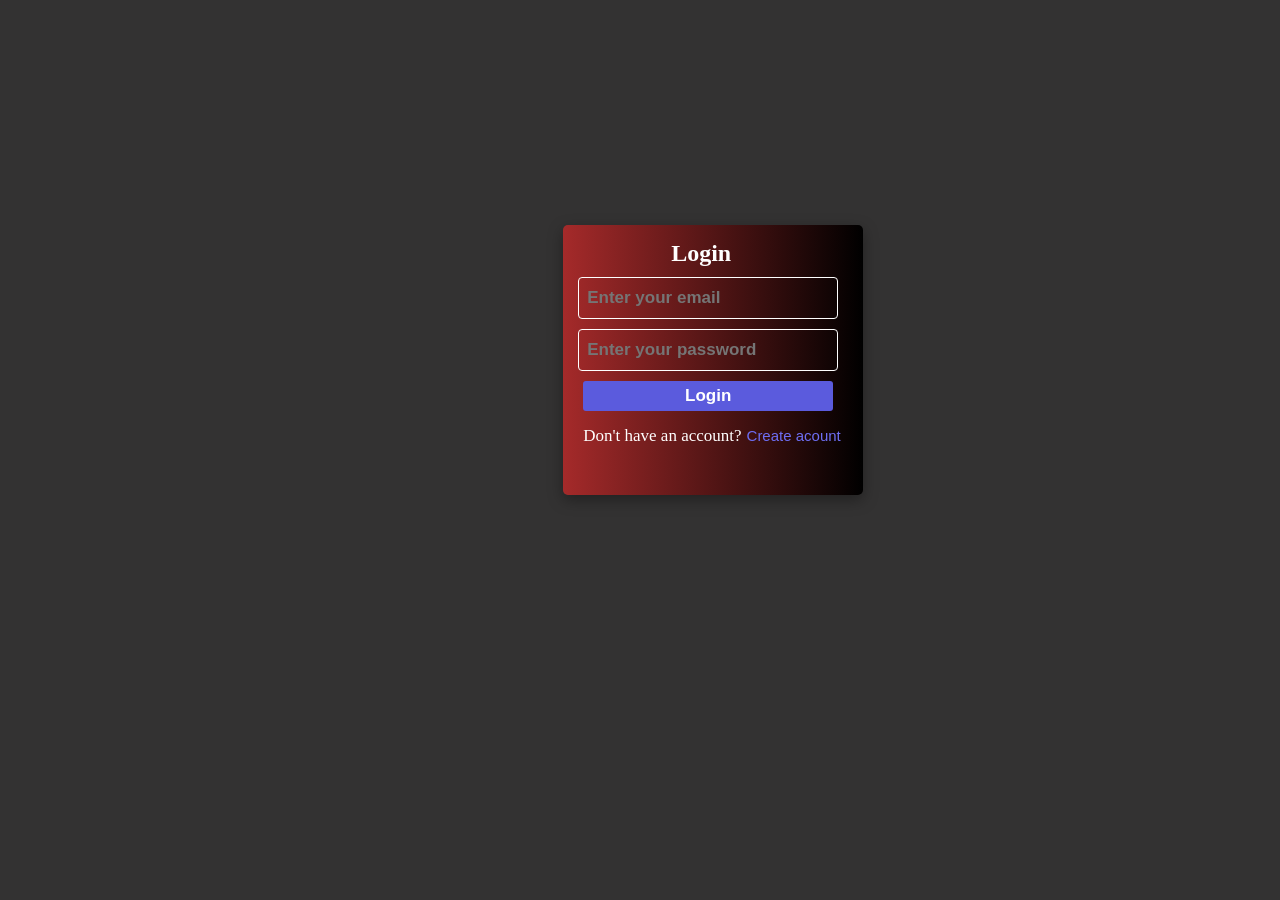
<file: index.html>
<!doctype html>
<html lang="en">
  <head>
    <meta charset="UTF-8" />
    <meta name="viewport" content="width=device-width, initial-scale=1.0" />
     <title>Weekend Coffee | Best Coffee Shop in Ariyankuppam,Pondicherry</title>
    <meta
      name="description"
      content="Weekend Coffee is a cozy coffee shop in Ariyankuppam,Pondicherry offering fresh coffee, tea and a relaxing atmosphere. Visit us for the best cafe experience near you."
    />

    <style>
      * {
        padding: 0;
        margin: 0;
      }
      body {
        background-color: rgb(51, 50, 50);
      }
      .logindiv {
        width: 300px;
        height: 270px;
        background-image: linear-gradient(to right, brown, black);
        border-radius: 5px;
        position: absolute;
        top: 25%;
        left: 44%;
        box-shadow: rgba(0, 0, 0, 0.35) 0px 5px 15px;
      }
      .registerdiv {
        width: 300px;
        height: 350px;
        background-image: linear-gradient(to right, brown, black);
        border-radius: 5px;
        position: absolute;
        top: 22%;
        left: 44%;
        box-shadow: rgba(0, 0, 0, 0.35) 0px 5px 15px;
        display: none;
      }
      .logintag,
      .registertag {
        padding-top: 15px;
        margin-left: 36%;
        color: white;
      }
      .inputs,
      .registerinputs {
        width: 250px;
        height: 40px;
        border-radius: 4px;
        border: none;
        background-color: transparent;
        border: 1px solid white;
        color: wheat;
        font-weight: 600;
        margin-top: 10px;
        margin-left: 15px;
        font-size: 17px;
        padding-left: 8px;
      }
      .inputs:focus {
        outline: none;
      }
      #loginaccount,
      .registerbtn {
        width: 250px;
        height: 30px;
        border-radius: 3px;
        border: none;
        margin-left: 20px;
        margin-top: 10px;
        color: white;
        font-size: 17px;
        font-weight: 550;
        background-color: rgb(91, 91, 221);
      }
      .para-section,
      .register-para-section {
        color: white;
        display: flex;
        font-size: 17px;
        margin-top: 15px;
        margin-left: 20px;
      }
      .regbtn,
      .logbtn {
        border: none;
        color: rgb(110, 110, 243);
        background-color: transparent;
        font-size: 15px;
        margin-left: 5px;
      }
      .fullimgs {
        width: 100%;
        height: 100vh;
      }
      @media (max-width: 600px) {
        body {
          background-color: rgb(51, 50, 50);
        }
        .fullimgs {
          display: none;
        }
        .logindiv {
          position: absolute;
          left: 20%;
        }
        .registerdiv {
          position: absolute;
          left: 20%;
        }
      }
       @media (max-width: 400px) {
        .logindiv {
          position: absolute;
          left: 12%;
        }
        .registerdiv {
          position: absolute;
          left: 12%;
        }
      }
    </style>
  </head>
  <body>
    <div class="logindiv">
      <div>
        <div>
          <h2 class="logintag">Login</h2>
        </div>
        <div>
          <input
            id="input1"
            class="inputs"
            type="email"
            placeholder="Enter your email"
          />
          <input
            id="input2"
            class="inputs"
            type="password"
            placeholder="Enter your password"
          />
          <a href="index2.html"
            ><button id="loginaccount" class="loginbtn">Login</button></a
          >
        </div>
        <div class="para-section">
          <p>Don't have an account?</p>
          <p>
            <button id="regbutton" class="regbtn">Create acount</button>
          </p>
        </div>
      </div>
    </div>

    <!---->
    <div class="registerdiv">
      <div>
        <div>
          <h2 class="registertag">Register</h2>
        </div>
        <div>
          <input
            id="input3"
            class="registerinputs"
            type="text"
            placeholder="Enter your name"
          />
          <input
            id="input4"
            class="registerinputs"
            type="number"
            placeholder="Enter your number"
          />
          <input
            id="input5"
            class="registerinputs"
            type="email"
            placeholder="Enter your email"
          />
          <input
            id="input6"
            class="registerinputs"
            type="password"
            placeholder="Enter your password"
          />
          <button id="regbtnnn" class="registerbtn">Register</button>
        </div>
        <div class="register-para-section">
          <p>Already have an account?</p>
          <p class="login2">
            <button id="registerdiv-login" class="logbtn">Login</button>
          </p>
        </div>
      </div>
    </div>
  </body>
  <script>
    var registerbtn = document.querySelector(".registerbtn");
    var loginpageregister = document.querySelector(".registerdiv");
    var createaccount = document.getElementById("regbutton");
    var loginaccount = document.getElementById("registerdiv-login");
    var loginpagelogin = document.querySelector(".logindiv");
    createaccount.addEventListener("click", function () {
      loginpagelogin.style.display = "none";
      loginpageregister.style.display = "block";
    });
    loginaccount.addEventListener("click", function () {
      loginpagelogin.style.display = "block";
      loginpageregister.style.display = "none";
    });
    registerbtn.addEventListener("click", function () {
      loginpagelogin.style.display = "block";
      loginpageregister.style.display = "none";
    });

    var loginaccount11 = document.getElementById("loginaccount");
    loginaccount11.addEventListener("click", function (event) {
      var input1 = document.getElementById("input1").value;
      var input2 = document.getElementById("input2").value;
      if (input1 === "" || input2 === "") {
        alert("Invalid email or password");
        event.preventDefault();
      } else {
        alert("Login successful..");
      }
    });
  </script>
</html>
</file>
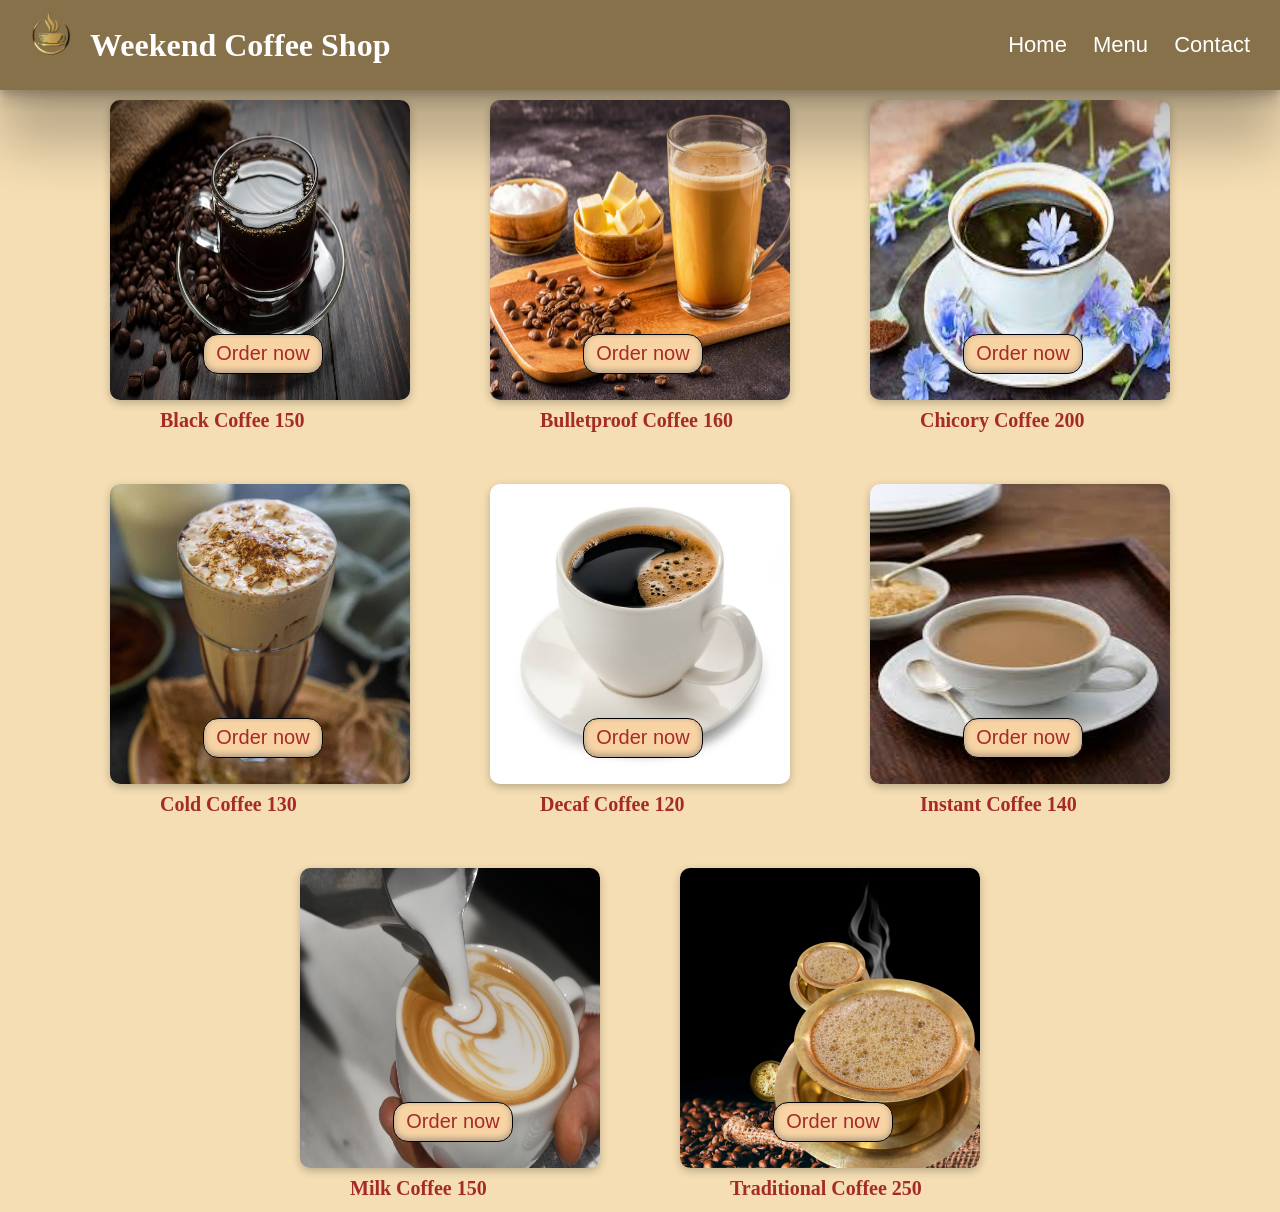
<file: coffee.html>
<!doctype html>
<html lang="en">
  <head>
    <meta charset="UTF-8" />
    <meta name="viewport" content="width=device-width, initial-scale=1.0" />
    <title>Third-page</title>
    <link rel="stylesheet" href="style.css" />
    <style>
      .coff {
        width: 100%;
        height: 100%;
        display: flex;
        flex-wrap: wrap;
        justify-content: center;
        background-color: wheat;
      }

      .coflogo1 {
        width: 40px;
      }
      .cof1 {
        display: flex;
        align-items: center;
        margin-top: 8%;
      }
      .cusinput1 {
        width: 90%;
        height: 35px;
        border: none;
        border: 1px solid rgb(162, 161, 161);
        border-radius: 5px;
        font-size: 18px;
      }
      .cusinput3 {
        width: 90%;
        height: 35px;
        border: none;
        border: 1px solid rgb(162, 161, 161);
        border-radius: 5px;
        font-size: 18px;
      }
      .cusinput1,
      .cusinput3:focus {
        outline: none;
      }

      .orderbutton {
        width: 90%;
        align-items: center;
        font-size: 20px;
        height: 35px;
        font-weight: 600;
        border-radius: 5px;
        border: none;
        background-color: rgb(56, 2, 2);
        color: white;
      }
      .order-page2 {
        margin-top: 30px;
        margin-left: 8%;
      }
      .detailstag {
        color: rgb(109, 109, 109);
        margin-top: 1%;
      }
      .inputtag1,
      .inputtag3 {
        font-weight: 600;
        margin-top: 5%;
      }
      .lockbtn {
        width: 20px;
      }
      .locktag {
        display: flex;
        align-items: center;
        margin-top: 20px;
        color: rgb(103, 102, 102);
        fill: rgba(103, 102, 102);
        font-weight: 450;
      }
      .your0order {
        margin-top: 5%;
      }
      #coffeeeetag {
        margin-top: 60px;
      }

      .coff {
        width: 100%;
        height: 100%;
        display: flex;
        flex-wrap: wrap;
        justify-content: center;
        background-color: wheat;
      }
      .order-page {
        width: 35%;
        height: 63%;
        background-color: white;
        border-radius: 10px;
        position: fixed;
        top: 12%;
        left: 32%;
        box-shadow: rgba(0, 0, 0, 0.24) 0px 3px 8px;
        display: none;
      }

      .coflogo1 {
        width: 40px;
      }
      .cof1 {
        display: flex;
        align-items: center;
        margin-top: 8%;
        font-size: 20px;
      }
      .cusinput1 {
        width: 90%;
        height: 35px;
        border: none;
        border: 1px solid rgb(162, 161, 161);
        border-radius: 5px;
        font-size: 18px;
      }
      .cusinput3 {
        width: 90%;
        height: 35px;
        border: none;
        border: 1px solid rgb(162, 161, 161);
        border-radius: 5px;
        font-size: 18px;
      }
      .cusinput1,
      .cusinput3:focus {
        outline: none;
      }

      .orderbutton {
        width: 90%;
        align-items: center;
        font-size: 20px;
        height: 35px;
        font-weight: 600;
        border-radius: 5px;
        border: none;
        background-color: rgb(56, 2, 2);
        color: white;
      }
      .order-page2 {
        margin-top: 30px;
        margin-left: 8%;
      }
      .detailstag {
        color: rgb(109, 109, 109);
        margin-top: 1%;
        font-size: 18px;
      }
      .inputtag1,
      .inputtag3 {
        font-weight: 600;
        margin-top: 5%;
        font-size: 20px;
      }
      .lockbtn {
        width: 20px;
      }
      .locktag {
        display: flex;
        align-items: center;
        margin-top: 20px;
        color: rgb(103, 102, 102);
        fill: rgba(103, 102, 102);
        font-weight: 450;
        font-size: 16px;
      }
      .your0order {
        margin-top: 5%;
      }
      .orderscart {
        width: 28px;
        fill: black;
        position: absolute;
        margin-top: 14px;
        margin-left: -7px;
      }
      .h4values {
        position: absolute;
        top: 22px;
        margin-left: 280px;
        color: white;
      }
      #ordercontainer {
        width: 300px;
        height: 300px;
      }
      .bbbb {
        color: brown;
        margin-top: 10px;
        padding-bottom: 10px;
      }
      /*-----------------------------*/
      .order-page222 {
        width: 35%;
        height: 63%;
        background-color: white;
        border-radius: 10px;
        position: fixed;
        top: 20%;
        left: 32%;
        box-shadow: rgba(0, 0, 0, 0.24) 0px 3px 8px;
        display: none;
      }
      .order-page22 {
        margin-top: 30px;
        margin-left: 8%;
      }
      .cof2 {
        display: flex;
        align-items: center;
        margin-top: 8%;
        font-size: 20px;
      }
      .coflogo2 {
        width: 40px;
      }
      .detailstag1 {
        color: rgb(109, 109, 109);
        margin-top: 1%;
        font-size: 18px;
      }
      .inputtag12 {
        font-weight: 600;
        margin-top: 5%;
        font-size: 20px;
      }
      .inputtag32 {
        font-weight: 600;
        margin-top: 5%;
        font-size: 20px;
      }
      .cusinput12 {
        width: 90%;
        height: 35px;
        border: none;
        border: 1px solid rgb(162, 161, 161);
        border-radius: 5px;
        font-size: 18px;
      }
      .cusinput12,
      .cusinput31:focus {
        outline: none;
      }
      .cusinput31 {
        width: 90%;
        height: 35px;
        border: none;
        border: 1px solid rgb(162, 161, 161);
        border-radius: 5px;
        font-size: 18px;
      }
      .your0order2 {
        margin-top: 5%;
      }
      .bbbb2 {
        color: brown;
        margin-top: 10px;
        padding-bottom: 10px;
      }
      .orderbutton2 {
        width: 90%;
        align-items: center;
        font-size: 20px;
        height: 35px;
        font-weight: 600;
        border-radius: 5px;
        border: none;
        background-color: rgb(56, 2, 2);
        color: white;
      }
      .locktag2 {
        display: flex;
        align-items: center;
        margin-top: 20px;
        color: rgb(103, 102, 102);
        fill: rgba(103, 102, 102);
        font-weight: 450;
        font-size: 16px;
      }
      .lockbtn2 {
        width: 20px;
      }
      /*-----------------------------*/
      .order-page333 {
        width: 35%;
        height: 63%;
        background-color: white;
        border-radius: 10px;
        position: fixed;
        top: 20%;
        left: 32%;
        box-shadow: rgba(0, 0, 0, 0.24) 0px 3px 8px;
        display: none;
      }
      .order-page33 {
        margin-top: 30px;
        margin-left: 8%;
      }
      .cof3 {
        display: flex;
        align-items: center;
        margin-top: 8%;
        font-size: 20px;
      }
      .coflogo3 {
        width: 40px;
      }
      .detailstag3 {
        color: rgb(109, 109, 109);
        margin-top: 1%;
        font-size: 18px;
      }
      .inputtag333 {
        font-weight: 600;
        margin-top: 5%;
        font-size: 20px;
      }
      .inputtag3333 {
        font-weight: 600;
        margin-top: 5%;
        font-size: 20px;
      }
      .cusinput333 {
        width: 90%;
        height: 35px;
        border: none;
        border: 1px solid rgb(162, 161, 161);
        border-radius: 5px;
        font-size: 18px;
      }
      .cusinput333,
      .cusinput3333:focus {
        outline: none;
      }
      .cusinput3333 {
        width: 90%;
        height: 35px;
        border: none;
        border: 1px solid rgb(162, 161, 161);
        border-radius: 5px;
        font-size: 18px;
      }
      .your0order3 {
        margin-top: 5%;
      }
      .bbbb3 {
        color: brown;
        margin-top: 10px;
        padding-bottom: 10px;
      }
      .orderbutton3 {
        width: 90%;
        align-items: center;
        font-size: 20px;
        height: 35px;
        font-weight: 600;
        border-radius: 5px;
        border: none;
        background-color: rgb(56, 2, 2);
        color: white;
      }
      .locktag3 {
        display: flex;
        align-items: center;
        margin-top: 20px;
        color: rgb(103, 102, 102);
        fill: rgba(103, 102, 102);
        font-weight: 450;
        font-size: 16px;
      }
      .lockbtn3 {
        width: 20px;
      }
      /*------------------------------------------*/
      .order-page444 {
        width: 35%;
        height: 63%;
        background-color: white;
        border-radius: 10px;
        position: fixed;
        top: 20%;
        left: 32%;
        box-shadow: rgba(0, 0, 0, 0.24) 0px 3px 8px;
        display: none;
      }
      .order-page44 {
        margin-top: 30px;
        margin-left: 8%;
      }
      .cof4 {
        display: flex;
        align-items: center;
        margin-top: 8%;
        font-size: 20px;
      }
      .coflogo4 {
        width: 40px;
      }
      .detailstag4 {
        color: rgb(109, 109, 109);
        margin-top: 1%;
        font-size: 18px;
      }
      .inputtag444 {
        font-weight: 600;
        margin-top: 5%;
        font-size: 20px;
      }
      .inputtag4444 {
        font-weight: 600;
        margin-top: 5%;
        font-size: 20px;
      }
      .cusinput444 {
        width: 90%;
        height: 35px;
        border: none;
        border: 1px solid rgb(162, 161, 161);
        border-radius: 5px;
        font-size: 18px;
      }
      .cusinput444,
      .cusinput4444:focus {
        outline: none;
      }
      .cusinput4444 {
        width: 90%;
        height: 35px;
        border: none;
        border: 1px solid rgb(162, 161, 161);
        border-radius: 5px;
        font-size: 18px;
      }
      .your0order4 {
        margin-top: 5%;
      }
      .bbbb4 {
        color: brown;
        margin-top: 10px;
        padding-bottom: 10px;
      }
      .orderbutton4 {
        width: 90%;
        align-items: center;
        font-size: 20px;
        height: 35px;
        font-weight: 600;
        border-radius: 5px;
        border: none;
        background-color: rgb(56, 2, 2);
        color: white;
      }
      .locktag4 {
        display: flex;
        align-items: center;
        margin-top: 20px;
        color: rgb(103, 102, 102);
        fill: rgba(103, 102, 102);
        font-weight: 450;
        font-size: 16px;
      }
      .lockbtn4 {
        width: 20px;
      }
      /*----------------------------------*/
      .order-page555 {
        width: 35%;
        height: 63%;
        background-color: white;
        border-radius: 10px;
        position: fixed;
        top: 20%;
        left: 32%;
        box-shadow: rgba(0, 0, 0, 0.24) 0px 3px 8px;
        display: none;
      }
      .order-page55 {
        margin-top: 30px;
        margin-left: 8%;
      }
      .cof5 {
        display: flex;
        align-items: center;
        margin-top: 8%;
        font-size: 20px;
      }
      .coflogo5 {
        width: 40px;
      }
      .detailstag5 {
        color: rgb(109, 109, 109);
        margin-top: 1%;
        font-size: 18px;
      }
      .inputtag555 {
        font-weight: 600;
        margin-top: 5%;
        font-size: 20px;
      }
      .inputtag5555 {
        font-weight: 600;
        margin-top: 5%;
        font-size: 20px;
      }
      .cusinput555 {
        width: 90%;
        height: 35px;
        border: none;
        border: 1px solid rgb(162, 161, 161);
        border-radius: 5px;
        font-size: 18px;
      }
      .cusinput555,
      .cusinput5555:focus {
        outline: none;
      }
      .cusinput5555 {
        width: 90%;
        height: 35px;
        border: none;
        border: 1px solid rgb(162, 161, 161);
        border-radius: 5px;
        font-size: 18px;
      }
      .your0order5 {
        margin-top: 5%;
      }
      .bbbb5 {
        color: brown;
        margin-top: 10px;
        padding-bottom: 10px;
      }
      .orderbutton5 {
        width: 90%;
        align-items: center;
        font-size: 20px;
        height: 35px;
        font-weight: 600;
        border-radius: 5px;
        border: none;
        background-color: rgb(56, 2, 2);
        color: white;
      }
      .locktag5 {
        display: flex;
        align-items: center;
        margin-top: 20px;
        color: rgb(103, 102, 102);
        fill: rgba(103, 102, 102);
        font-weight: 450;
        font-size: 16px;
      }
      .lockbtn5 {
        width: 20px;
      }
      /*-----------------------*/
      .order-page666 {
        width: 35%;
        height: 63%;
        background-color: white;
        border-radius: 10px;
        position: fixed;
        top: 20%;
        left: 32%;
        box-shadow: rgba(0, 0, 0, 0.24) 0px 3px 8px;
        display: none;
      }
      .order-page66 {
        margin-top: 30px;
        margin-left: 8%;
      }
      .cof6 {
        display: flex;
        align-items: center;
        margin-top: 8%;
        font-size: 20px;
      }
      .coflogo6 {
        width: 40px;
      }
      .detailstag6 {
        color: rgb(109, 109, 109);
        margin-top: 1%;
        font-size: 18px;
      }
      .inputtag666 {
        font-weight: 600;
        margin-top: 5%;
        font-size: 20px;
      }
      .inputtag6666 {
        font-weight: 600;
        margin-top: 5%;
        font-size: 20px;
      }
      .cusinput666 {
        width: 90%;
        height: 35px;
        border: none;
        border: 1px solid rgb(162, 161, 161);
        border-radius: 5px;
        font-size: 18px;
      }
      .cusinput666,
      .cusinput6666:focus {
        outline: none;
      }
      .cusinput6666 {
        width: 90%;
        height: 35px;
        border: none;
        border: 1px solid rgb(162, 161, 161);
        border-radius: 5px;
        font-size: 18px;
      }
      .your0order6 {
        margin-top: 5%;
      }
      .bbbb6 {
        color: brown;
        margin-top: 10px;
        padding-bottom: 10px;
      }
      .orderbutton6 {
        width: 90%;
        align-items: center;
        font-size: 20px;
        height: 35px;
        font-weight: 600;
        border-radius: 5px;
        border: none;
        background-color: rgb(56, 2, 2);
        color: white;
      }
      .locktag6 {
        display: flex;
        align-items: center;
        margin-top: 20px;
        color: rgb(103, 102, 102);
        fill: rgba(103, 102, 102);
        font-weight: 450;
        font-size: 16px;
      }
      .lockbtn6 {
        width: 20px;
      }
      /*------------------------*/
      .order-page777 {
        width: 35%;
        height: 63%;
        background-color: white;
        border-radius: 10px;
        position: fixed;
        top: 20%;
        left: 32%;
        box-shadow: rgba(0, 0, 0, 0.24) 0px 3px 8px;
        display: none;
      }
      .order-page77 {
        margin-top: 30px;
        margin-left: 8%;
      }
      .cof7 {
        display: flex;
        align-items: center;
        margin-top: 8%;
        font-size: 20px;
      }
      .coflogo7 {
        width: 40px;
      }
      .detailstag7 {
        color: rgb(109, 109, 109);
        margin-top: 1%;
        font-size: 18px;
      }
      .inputtag777 {
        font-weight: 600;
        margin-top: 5%;
        font-size: 20px;
      }
      .inputtag7777 {
        font-weight: 600;
        margin-top: 5%;
        font-size: 20px;
      }
      .cusinput777 {
        width: 90%;
        height: 35px;
        border: none;
        border: 1px solid rgb(162, 161, 161);
        border-radius: 5px;
        font-size: 18px;
      }
      .cusinput777,
      .cusinput7777:focus {
        outline: none;
      }
      .cusinput7777 {
        width: 90%;
        height: 35px;
        border: none;
        border: 1px solid rgb(162, 161, 161);
        border-radius: 5px;
        font-size: 18px;
      }
      .your0order7 {
        margin-top: 5%;
      }
      .bbbb7 {
        color: brown;
        margin-top: 10px;
        padding-bottom: 10px;
      }
      .orderbutton7 {
        width: 90%;
        align-items: center;
        font-size: 20px;
        height: 35px;
        font-weight: 600;
        border-radius: 5px;
        border: none;
        background-color: rgb(56, 2, 2);
        color: white;
      }
      .locktag7 {
        display: flex;
        align-items: center;
        margin-top: 20px;
        color: rgb(103, 102, 102);
        fill: rgba(103, 102, 102);
        font-weight: 450;
        font-size: 16px;
      }
      .lockbtn7 {
        width: 20px;
      }
      /*------------------------*/
      .order-page888 {
        width: 35%;
        height: 63%;
        background-color: white;
        border-radius: 10px;
        position: fixed;
        top: 20%;
        left: 32%;
        box-shadow: rgba(0, 0, 0, 0.24) 0px 3px 8px;
        display: none;
      }
      .order-page88 {
        margin-top: 30px;
        margin-left: 8%;
      }
      .cof8 {
        display: flex;
        align-items: center;
        margin-top: 8%;
        font-size: 20px;
      }
      .coflogo8 {
        width: 40px;
      }
      .detailstag8 {
        color: rgb(109, 109, 109);
        margin-top: 1%;
        font-size: 18px;
      }
      .inputtag888 {
        font-weight: 600;
        margin-top: 5%;
        font-size: 20px;
      }
      .inputtag8888 {
        font-weight: 600;
        margin-top: 5%;
        font-size: 20px;
      }
      .cusinput888 {
        width: 90%;
        height: 35px;
        border: none;
        border: 1px solid rgb(162, 161, 161);
        border-radius: 5px;
        font-size: 18px;
      }
      .cusinput888,
      .cusinput8888:focus {
        outline: none;
      }
      .cusinput8888 {
        width: 90%;
        height: 35px;
        border: none;
        border: 1px solid rgb(162, 161, 161);
        border-radius: 5px;
        font-size: 18px;
      }
      .your0order8 {
        margin-top: 5%;
      }
      .bbbb8 {
        color: brown;
        margin-top: 10px;
        padding-bottom: 10px;
      }
      .orderbutton8 {
        width: 90%;
        align-items: center;
        font-size: 20px;
        height: 35px;
        font-weight: 600;
        border-radius: 5px;
        border: none;
        background-color: rgb(56, 2, 2);
        color: white;
      }
      .locktag8 {
        display: flex;
        align-items: center;
        margin-top: 20px;
        color: rgb(103, 102, 102);
        fill: rgba(103, 102, 102);
        font-weight: 450;
        font-size: 16px;
      }
      .lockbtn8 {
        width: 20px;
      }
      @media (max-width: 600px) {
        .order-page,
        .order-page222,
        .order-page333,
        .order-page444,
        .order-page555,
        .order-page666,
        .order-page777,
        .order-page888 {
          width: 80%;
          margin-left: -100px;
        }
      }
    </style>
  </head>
  <body>
    <div class="navbar-div">
      <div class="shop-name">
        <h1 class="ppaname">
          <img class="ppa-img" src="logo2.png" alt="" />
          Weekend Coffee Shop
        </h1>
      </div>
      <div class="links-div">
        <a href="index2.html"> Home </a>

        <a href="index2.html#coffeeteajuice">Menu </a>

        <a href="index2.html#footerpage">Contact</a>
      </div>
    </div>
    <div id="coffeeeetag" class="coff">
      <div id="classphoto" class="firstimg">
        <img class="coffeeimages" src="blackcoffee.avif" alt="" />
        <div class="img-cont">
          <h3>Black Coffee 150</h3>
          <button
            id="order1"
            class="ordershow-button"
            data-img="blackcoffee.avif"
          >
            Order now
          </button>
        </div>
      </div>
      <div id="classphoto" class="firstimg">
        <img class="coffeeimages" src="bulletproofcoffee.webp" alt="" />
        <div class="img-cont">
          <h3>Bulletproof Coffee 160</h3>
          <button
            id="order2"
            class="ordershow-button"
            data-img="bulletproofcoffee.webp"
          >
            Order now
          </button>
        </div>
      </div>
      <div id="classphoto" class="firstimg">
        <img class="coffeeimages" src="chicorycoffee.jpg" alt="" />
        <div class="img-cont">
          <h3>Chicory Coffee 200</h3>
          <button
            id="order3"
            class="ordershow-button"
            data-img="chicorycoffee.jpg"
          >
            Order now
          </button>
        </div>
      </div>
      <div id="classphoto" class="firstimg">
        <img class="coffeeimages" src="ColdCoffee.jpg" alt="" />
        <div class="img-cont">
          <h3>Cold Coffee 130</h3>
          <button
            id="order4"
            class="ordershow-button"
            data-img="ColdCoffee.jpg"
          >
            Order now
          </button>
        </div>
      </div>
      <div id="classphoto" class="firstimg">
        <img class="coffeeimages" src="DecafCoffee.jpg" alt="" />
        <div class="img-cont">
          <h3>Decaf Coffee 120</h3>
          <button
            id="order5"
            class="ordershow-button"
            data-img="DecafCoffee.jpg"
          >
            Order now
          </button>
        </div>
      </div>
      <div id="classphoto" class="firstimg">
        <img class="coffeeimages" src="instantcoffee.jpg" alt="" />
        <div class="img-cont">
          <h3>Instant Coffee 140</h3>
          <button
            id="order6"
            class="ordershow-button"
            data-img="instantcoffee.jpg"
          >
            Order now
          </button>
        </div>
      </div>
      <div id="classphoto" class="firstimg">
        <img class="coffeeimages" src="milkcoffee.avif" alt="" />
        <div class="img-cont">
          <h3>Milk Coffee 150</h3>
          <button
            id="order7"
            class="ordershow-button"
            data-img="milkcoffee.avif"
          >
            Order now
          </button>
        </div>
      </div>
      <div id="classphoto" class="firstimg">
        <img class="coffeeimages" src="traditionalcoffee.jpg" alt="" />
        <div class="img-cont">
          <h3>Traditional Coffee 250</h3>
          <button
            id="order8"
            class="ordershow-button"
            data-img="traditionalcoffee.jpg"
          >
            Order now
          </button>
        </div>
      </div>
    </div>

    <div id="orderpagesss" class="ordeerpages">
      <div class="order-page">
        <div class="order-page2">
          <div class="cof1">
            <img class="coflogo1" src="logo2.png" alt="" />
            <h2>Order Coffee</h2>
          </div>
          <h4 class="detailstag">Fill in your details and place your order</h4>
          <div class="inputtag1">
            Customer Name
            <input class="cusinput1" type="text" />
          </div>

          <div class="inputtag3">
            Customer Number
            <input class="cusinput3" type="number" />
          </div>
          <h3 class="your0order">Your Order</h3>
          <h2 class="bbbb">Black Coffee : 150 rupess</h2>
          <button id="placeorder1" class="orderbutton">Place Order</button>
          <div class="locktag">
            <div class="locktag1">
              <svg
                class="lockbtn"
                xmlns="http://www.w3.org/2000/svg"
                viewBox="0 0 640 640"
              >
                <path
                  d="M256 160L256 224L384 224L384 160C384 124.7 355.3 96 320 96C284.7 96 256 124.7 256 160zM192 224L192 160C192 89.3 249.3 32 320 32C390.7 32 448 89.3 448 160L448 224C483.3 224 512 252.7 512 288L512 512C512 547.3 483.3 576 448 576L192 576C156.7 576 128 547.3 128 512L128 288C128 252.7 156.7 224 192 224z"
                />
              </svg>
            </div>
            <h4>Your information is secure and safe with us.</h4>
          </div>
        </div>
      </div>
    </div>
    <div id="orderpagesss2" class="ordeerpages2">
      <div class="order-page222">
        <div class="order-page22">
          <div class="cof2">
            <img class="coflogo2" src="logo2.png" alt="" />
            <h2>Order Coffee</h2>
          </div>
          <h4 class="detailstag1">Fill in your details and place your order</h4>
          <div class="inputtag12">
            Customer Name
            <input class="cusinput12" type="text" />
          </div>

          <div class="inputtag32">
            Customer Number
            <input class="cusinput31" type="number" />
          </div>
          <h3 class="your0order2">Your Order</h3>
          <h2 class="bbbb2">Bulletproof Coffee : 160 rupess</h2>
          <button id="placeorder2" class="orderbutton2">Place Order</button>
          <div class="locktag2">
            <div class="locktag12">
              <svg
                class="lockbtn2"
                xmlns="http://www.w3.org/2000/svg"
                viewBox="0 0 640 640"
              >
                <path
                  d="M256 160L256 224L384 224L384 160C384 124.7 355.3 96 320 96C284.7 96 256 124.7 256 160zM192 224L192 160C192 89.3 249.3 32 320 32C390.7 32 448 89.3 448 160L448 224C483.3 224 512 252.7 512 288L512 512C512 547.3 483.3 576 448 576L192 576C156.7 576 128 547.3 128 512L128 288C128 252.7 156.7 224 192 224z"
                />
              </svg>
            </div>
            <h4>Your information is secure and safe with us.</h4>
          </div>
        </div>
      </div>
    </div>
    <div id="orderpagesss3" class="ordeerpages2">
      <div class="order-page333">
        <div class="order-page33">
          <div class="cof3">
            <img class="coflogo3" src="logo2.png" alt="" />
            <h2>Order Coffee</h2>
          </div>
          <h4 class="detailstag3">Fill in your details and place your order</h4>
          <div class="inputtag333">
            Customer Name
            <input class="cusinput333" type="text" />
          </div>

          <div class="inputtag3333">
            Customer Number
            <input class="cusinput3333" type="number" />
          </div>
          <h3 class="your0order3">Your Order</h3>
          <h2 class="bbbb3">Chicory Coffee : 200 rupess</h2>
          <button id="placeorder3" class="orderbutton3">Place Order</button>
          <div class="locktag3">
            <div class="locktag12">
              <svg
                class="lockbtn3"
                xmlns="http://www.w3.org/2000/svg"
                viewBox="0 0 640 640"
              >
                <path
                  d="M256 160L256 224L384 224L384 160C384 124.7 355.3 96 320 96C284.7 96 256 124.7 256 160zM192 224L192 160C192 89.3 249.3 32 320 32C390.7 32 448 89.3 448 160L448 224C483.3 224 512 252.7 512 288L512 512C512 547.3 483.3 576 448 576L192 576C156.7 576 128 547.3 128 512L128 288C128 252.7 156.7 224 192 224z"
                />
              </svg>
            </div>
            <h4>Your information is secure and safe with us.</h4>
          </div>
        </div>
      </div>
    </div>
    <div id="orderpagesss4" class="ordeerpages2">
      <div class="order-page444">
        <div class="order-page44">
          <div class="cof4">
            <img class="coflogo4" src="logo2.png" alt="" />
            <h2>Order Coffee</h2>
          </div>
          <h4 class="detailstag4">Fill in your details and place your order</h4>
          <div class="inputtag444">
            Customer Name
            <input class="cusinput444" type="text" />
          </div>

          <div class="inputtag4444">
            Customer Number
            <input class="cusinput4444" type="number" />
          </div>
          <h3 class="your0order4">Your Order</h3>
          <h2 class="bbbb4">Cold Coffee : 130 rupees</h2>
          <button id="placeorder4" class="orderbutton4">Place Order</button>
          <div class="locktag4">
            <div class="locktag12">
              <svg
                class="lockbtn4"
                xmlns="http://www.w3.org/2000/svg"
                viewBox="0 0 640 640"
              >
                <path
                  d="M256 160L256 224L384 224L384 160C384 124.7 355.3 96 320 96C284.7 96 256 124.7 256 160zM192 224L192 160C192 89.3 249.3 32 320 32C390.7 32 448 89.3 448 160L448 224C483.3 224 512 252.7 512 288L512 512C512 547.3 483.3 576 448 576L192 576C156.7 576 128 547.3 128 512L128 288C128 252.7 156.7 224 192 224z"
                />
              </svg>
            </div>
            <h4>Your information is secure and safe with us.</h4>
          </div>
        </div>
      </div>
    </div>
    <div id="orderpagesss5" class="ordeerpages2">
      <div class="order-page555">
        <div class="order-page55">
          <div class="cof5">
            <img class="coflogo5" src="logo2.png" alt="" />
            <h2>Order Coffee</h2>
          </div>
          <h4 class="detailstag5">Fill in your details and place your order</h4>
          <div class="inputtag555">
            Customer Name
            <input class="cusinput555" type="text" />
          </div>

          <div class="inputtag5555">
            Customer Number
            <input class="cusinput5555" type="number" />
          </div>
          <h3 class="your0order5">Your Order</h3>
          <h2 class="bbbb5">Decaf Coffee : 120 rupess</h2>
          <button id="placeorder5" class="orderbutton5">Place Order</button>
          <div class="locktag5">
            <div class="locktag12">
              <svg
                class="lockbtn5"
                xmlns="http://www.w3.org/2000/svg"
                viewBox="0 0 640 640"
              >
                <path
                  d="M256 160L256 224L384 224L384 160C384 124.7 355.3 96 320 96C284.7 96 256 124.7 256 160zM192 224L192 160C192 89.3 249.3 32 320 32C390.7 32 448 89.3 448 160L448 224C483.3 224 512 252.7 512 288L512 512C512 547.3 483.3 576 448 576L192 576C156.7 576 128 547.3 128 512L128 288C128 252.7 156.7 224 192 224z"
                />
              </svg>
            </div>
            <h4>Your information is secure and safe with us.</h4>
          </div>
        </div>
      </div>
    </div>
    <div id="orderpagesss6" class="ordeerpages2">
      <div class="order-page666">
        <div class="order-page66">
          <div class="cof6">
            <img class="coflogo6" src="logo2.png" alt="" />
            <h2>Order Coffee</h2>
          </div>
          <h4 class="detailstag6">Fill in your details and place your order</h4>
          <div class="inputtag666">
            Customer Name
            <input class="cusinput666" type="text" />
          </div>

          <div class="inputtag6666">
            Customer Number
            <input class="cusinput6666" type="number" />
          </div>
          <h3 class="your0order6">Your Order</h3>
          <h2 class="bbbb6">Instant Coffee : 140 rupees</h2>
          <button id="placeorder6" class="orderbutton6">Place Order</button>
          <div class="locktag6">
            <div class="locktag12">
              <svg
                class="lockbtn6"
                xmlns="http://www.w3.org/2000/svg"
                viewBox="0 0 640 640"
              >
                <path
                  d="M256 160L256 224L384 224L384 160C384 124.7 355.3 96 320 96C284.7 96 256 124.7 256 160zM192 224L192 160C192 89.3 249.3 32 320 32C390.7 32 448 89.3 448 160L448 224C483.3 224 512 252.7 512 288L512 512C512 547.3 483.3 576 448 576L192 576C156.7 576 128 547.3 128 512L128 288C128 252.7 156.7 224 192 224z"
                />
              </svg>
            </div>
            <h4>Your information is secure and safe with us.</h4>
          </div>
        </div>
      </div>
    </div>
    <div id="orderpagesss7" class="ordeerpages2">
      <div class="order-page777">
        <div class="order-page77">
          <div class="cof7">
            <img class="coflogo7" src="logo2.png" alt="" />
            <h2>Order Coffee</h2>
          </div>
          <h4 class="detailstag7">Fill in your details and place your order</h4>
          <div class="inputtag777">
            Customer Name
            <input class="cusinput777" type="text" />
          </div>

          <div class="inputtag7777">
            Customer Number
            <input class="cusinput7777" type="number" />
          </div>
          <h3 class="your0order7">Your Order</h3>
          <h2 class="bbbb7">Milk Coffee : 150 rupees</h2>
          <button id="placeorder7" class="orderbutton7">Place Order</button>
          <div class="locktag7">
            <div class="locktag12">
              <svg
                class="lockbtn7"
                xmlns="http://www.w3.org/2000/svg"
                viewBox="0 0 640 640"
              >
                <path
                  d="M256 160L256 224L384 224L384 160C384 124.7 355.3 96 320 96C284.7 96 256 124.7 256 160zM192 224L192 160C192 89.3 249.3 32 320 32C390.7 32 448 89.3 448 160L448 224C483.3 224 512 252.7 512 288L512 512C512 547.3 483.3 576 448 576L192 576C156.7 576 128 547.3 128 512L128 288C128 252.7 156.7 224 192 224z"
                />
              </svg>
            </div>
            <h4>Your information is secure and safe with us.</h4>
          </div>
        </div>
      </div>
    </div>
    <div id="orderpagesss8" class="ordeerpages2">
      <div class="order-page888">
        <div class="order-page88">
          <div class="cof8">
            <img class="coflogo8" src="logo2.png" alt="" />
            <h2>Order Coffee</h2>
          </div>
          <h4 class="detailstag8">Fill in your details and place your order</h4>
          <div class="inputtag888">
            Customer Name
            <input class="cusinput888" type="text" />
          </div>

          <div class="inputtag8888">
            Customer Number
            <input class="cusinput8888" type="number" />
          </div>
          <h3 class="your0order8">Your Order</h3>
          <h2 class="bbbb8">Traditional Coffee : 250 rupees</h2>
          <button id="placeorder8" class="orderbutton8">Place Order</button>
          <div class="locktag8">
            <div class="locktag12">
              <svg
                class="lockbtn8"
                xmlns="http://www.w3.org/2000/svg"
                viewBox="0 0 640 640"
              >
                <path
                  d="M256 160L256 224L384 224L384 160C384 124.7 355.3 96 320 96C284.7 96 256 124.7 256 160zM192 224L192 160C192 89.3 249.3 32 320 32C390.7 32 448 89.3 448 160L448 224C483.3 224 512 252.7 512 288L512 512C512 547.3 483.3 576 448 576L192 576C156.7 576 128 547.3 128 512L128 288C128 252.7 156.7 224 192 224z"
                />
              </svg>
            </div>
            <h4>Your information is secure and safe with us.</h4>
          </div>
        </div>
      </div>
    </div>

    <!------ .order-page333 { width: 550px; height: 63%;
    background-color: white; border-radius: 10px; position: absolute; top: 22%;
    left: 32%; box-shadow: rgba(0, 0, 0, 0.24) 0px 3px 8px; } .order-page33 {
    margin-top: 30px; margin-left: 8%; } .cof3 { display: flex; align-items:
    center; margin-top: 8%; font-size: 20px; } .coflogo3 { width: 40px; }
    .detailstag3 { color: rgb(109, 109, 109); margin-top: 1%; font-size: 18px; }
    .inputtag333 { font-weight: 600; margin-top: 5%; font-size: 20px; }
    .inputtag3333 { font-weight: 600; margin-top: 5%; font-size: 20px; }
    .cusinput333 { width: 90%; height: 35px; border: none; border: 1px solid
    rgb(162, 161, 161); border-radius: 5px; font-size: 18px; } .cusinput333,
    .cusinput3333:focus { outline: none; } .cusinput3333 { width: 90%; height:
    35px; border: none; border: 1px solid rgb(162, 161, 161); border-radius:
    5px; font-size: 18px; } .your0order3 { margin-top: 5%; } .bbbb3 { color:
    brown; margin-top: 10px; padding-bottom: 10px; } .orderbutton3 { width: 90%;
    align-items: center; font-size: 20px; height: 35px; font-weight: 600;
    border-radius: 5px; border: none; background-color: rgb(56, 2, 2); color:
    white; } .locktag3 { display: flex; align-items: center; margin-top: 20px;
    color: rgb(103, 102, 102); fill: rgba(103, 102, 102); font-weight: 450;
    font-size: 16px; } .lockbtn3 { width: 20px; }-->
    <script>
      var order1 = document.getElementById("order1");
      var orderpagesss1 = document.querySelector(".order-page");
      order1.addEventListener("click", function () {
        orderpagesss1.style.display = "block";
      });

      var placeorder1 = document.getElementById("placeorder1");
      placeorder1.addEventListener("click", function () {
        var cusinput1 = document.querySelector(".cusinput1").value;
        var cusinput3 = document.querySelector(".cusinput3").value;
        if (cusinput1.trim() === "" || cusinput3.trim() === "") {
          alert("Please fill The fields");
        } else {
          alert("Order placed successfully.");
          orderpagesss1.style.display = "none";
         const message = `
          Check your details here and send your address!

          Customer Details
          ------------------
          Name :${cusinput1}
          Phone :${cusinput3}

          Order Details
          ------------------
          Coffee name :black Coffee
          price :150 rupees `;
          const whatsappurl = `https://wa.me/8248391050?text=${encodeURIComponent(message)}`;
          window.open(whatsappurl, "_blank");
        }
      });
      var order2 = document.getElementById("order2");
      var orderpagesss2 = document.querySelector(".order-page222");
      order2.addEventListener("click", function () {
        orderpagesss2.style.display = "block";
      });

      var placeorder2 = document.getElementById("placeorder2");
      placeorder2.addEventListener("click", function () {
        var cusinput12 = document.querySelector(".cusinput12").value;
        var cusinput31 = document.querySelector(".cusinput31").value;
        if (cusinput12.trim() === "" || cusinput31.trim() === "") {
          alert("Please fill The fields");
        } else {
          alert("Order placed successfully.");
          orderpagesss2.style.display = "none";
        }
      });
      var order3 = document.getElementById("order3");
      var orderpagesss3 = document.querySelector(".order-page333");
      order3.addEventListener("click", function () {
        orderpagesss3.style.display = "block";
      });

      var placeorder3 = document.getElementById("placeorder3");
      placeorder3.addEventListener("click", function () {
        var cusinput333 = document.querySelector(".cusinput333").value;
        var cusinput3333 = document.querySelector(".cusinput3333").value;
        if (cusinput333.trim() === "" || cusinput3333.trim() === "") {
          alert("Please fill The fields");
        } else {
          alert("Order placed successfully.");
          orderpagesss3.style.display = "none";
        }
      });
      var order4 = document.getElementById("order4");
      var orderpagesss4 = document.querySelector(".order-page444");
      order4.addEventListener("click", function () {
        orderpagesss4.style.display = "block";
      });

      var placeorder4 = document.getElementById("placeorder4");
      placeorder4.addEventListener("click", function () {
        var cusinput444 = document.querySelector(".cusinput444").value;
        var cusinput4444 = document.querySelector(".cusinput4444").value;
        if (cusinput444.trim() === "" || cusinput4444.trim() === "") {
          alert("Please fill The fields");
        } else {
          alert("Order placed successfully.");
          orderpagesss4.style.display = "none";
        }
      });
      var order5 = document.getElementById("order5");
      var orderpagesss5 = document.querySelector(".order-page555");
      order5.addEventListener("click", function () {
        orderpagesss5.style.display = "block";
      });

      var placeorder5 = document.getElementById("placeorder5");
      placeorder5.addEventListener("click", function () {
        var cusinput555 = document.querySelector(".cusinput555").value;
        var cusinput5555 = document.querySelector(".cusinput5555").value;
        if (cusinput555.trim() === "" || cusinput5555.trim() === "") {
          alert("Please fill The fields");
        } else {
          alert("Order placed successfully.");
          orderpagesss5.style.display = "none";
        }
      });
      var order6 = document.getElementById("order6");
      var orderpagesss6 = document.querySelector(".order-page666");
      order6.addEventListener("click", function () {
        orderpagesss6.style.display = "block";
      });

      var placeorder6 = document.getElementById("placeorder6");
      placeorder6.addEventListener("click", function () {
        var cusinput666 = document.querySelector(".cusinput666").value;
        var cusinput6666 = document.querySelector(".cusinput6666").value;
        if (cusinput666.trim() === "" || cusinput6666.trim() === "") {
          alert("Please fill The fields");
        } else {
          alert("Order placed successfully.");
          orderpagesss6.style.display = "none";
        }
      });
      var order7 = document.getElementById("order7");
      var orderpagesss7 = document.querySelector(".order-page777");
      order7.addEventListener("click", function () {
        orderpagesss7.style.display = "block";
      });

      var placeorder7 = document.getElementById("placeorder7");
      placeorder7.addEventListener("click", function () {
        var cusinput777 = document.querySelector(".cusinput777").value;
        var cusinput7777 = document.querySelector(".cusinput7777").value;
        if (cusinput777.trim() === "" || cusinput7777.trim() === "") {
          alert("Please fill The fields");
        } else {
          alert("Order placed successfully.");
          orderpagesss7.style.display = "none";
        }
      });
      var order8 = document.getElementById("order8");
      var orderpagesss8 = document.querySelector(".order-page888");
      order8.addEventListener("click", function () {
        orderpagesss8.style.display = "block";
      });

      var placeorder8 = document.getElementById("placeorder8");
      placeorder8.addEventListener("click", function () {
        var cusinput888 = document.querySelector(".cusinput888").value;
        var cusinput8888 = document.querySelector(".cusinput8888").value;
        if (cusinput888.trim() === "" || cusinput8888.trim() === "") {
          alert("Please fill The fields");
        } else {
          alert("Order placed successfully.");
          orderpagesss8.style.display = "none";
        }
      });
    </script>
  </body>
</html>
</file>
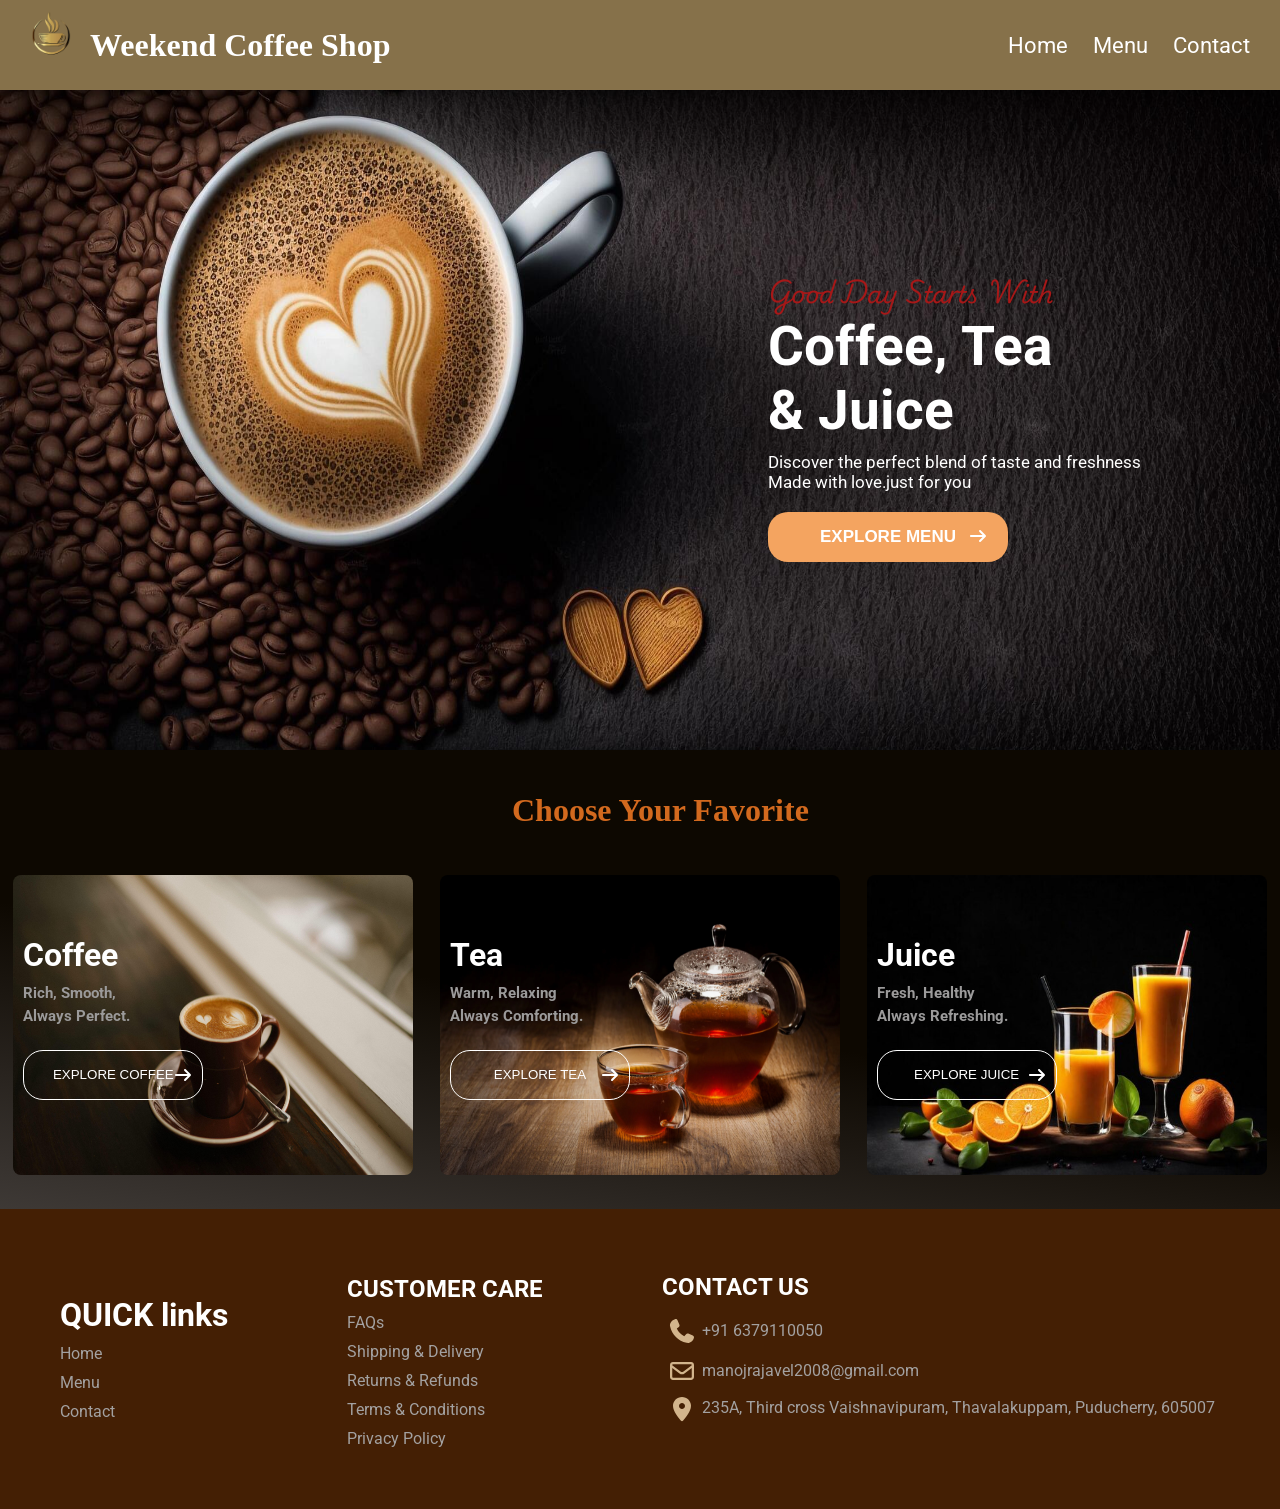
<file: index2.html>
<!doctype html>
<html lang="en">
  <head>
    <meta charset="UTF-8" />
    <meta name="viewport" content="width=device-width, initial-scale=1.0" />
    <title>PPA Coffee Website</title>
    <link rel="stylesheet" href="style.css" />
    <link rel="preconnect" href="https://fonts.googleapis.com" />
    <link rel="preconnect" href="https://fonts.gstatic.com" crossorigin />
    <link
      href="https://fonts.googleapis.com/css2?family=Roboto:ital,wght@0,100..900;1,100..900&display=swap"
      rel="stylesheet"
    />
    <link rel="preconnect" href="https://fonts.googleapis.com" />
    <link rel="preconnect" href="https://fonts.gstatic.com" crossorigin />
    <link
      href="https://fonts.googleapis.com/css2?family=Archivo+Black&family=Google+Sans:ital,opsz,wght@0,17..18,400..700;1,17..18,400..700&family=Inter+Tight:ital,wght@0,100..900;1,100..900&family=Montserrat:ital,wght@0,100..900;1,100..900&family=Playwrite+NO:wght@100..400&family=Poppins:ital,wght@0,100;0,200;0,300;0,400;0,500;0,600;0,700;0,800;0,900;1,100;1,200;1,300;1,400;1,500;1,600;1,700;1,800;1,900&family=Roboto:ital,wght@0,100..900;1,100..900&display=swap"
      rel="stylesheet"
    />
    <style>
          .locationmap {
        width: 50px;
        height: 50px;
        border-radius: 50%;
        position: absolute;
        top: 100%;
        left: -5%;
      }
      .address {
        position: relative;
      }
      .menubar {
        margin-right: 5px;
      }
      .menubar:hover {
        fill: rgb(84, 29, 29);
      }
      .sidebar {
        width: 50%;
        height: 100vh;
        background-color: rgb(146, 114, 67);
        position: fixed;
        top: 0;
        z-index: 1;
        display: none;
      }
      .sidebarcont1 {
        text-decoration: none;
        color: white;
      }
      .sidebarcont1:hover {
        color: rgb(33, 22, 1);
        transition: 0.1s;
      }
      .sidebarinside {
        padding-left: 20%;
        padding-top: 10%;
      }
      .oneee {
        text-decoration: none;
        padding-top: 10%;
        font-size: 22px;
        font-weight: 600;
      }
      .closebar {
        width: 30px;
        position: absolute;
        right: 10px;
        top: 10px;
        fill: white;
        cursor: pointer;
      }
      .closebar:hover {
        fill: brown;
        transform: scale(1.5);
      }
      .signupbtn {
        background-color: rgb(248, 206, 142);
        color: brown;
        font-size: 20px;
        margin-top: 20px;
        position: relative;
        left: -40px;
        font-weight: 600;
      }
      .links-div a:active {
        color: tomato;
      }
      .signupbtn {
        display: none;
      }
       @media (max-width: 400px) {
        .explorebtnnn {
          margin-top: 10px;
          position: relative;
        }
      }
    </style>
  </head>
  <body>
    <div id="fullbox">
      <!---->

      <!--Navbar-->
      <!--home page-->
      <div id="homespage">
        <div class="container">
          <img class="coffeimage" src="photors2.jpg" alt="" />
          <div class="explore">
            <h2 class="goodd">Good Day Starts With</h2>
            <h1 class="coo">Coffee, Tea</h1>
            <h1 class="coo">& Juice</h1>
            <div class="par">
              <p>Discover the perfect blend of taste and freshness</p>
              <p>Made with love.just for you</p>
            </div>
            <a href="#coffeeteajuice">
              <button class="explorebtnnn">
                EXPLORE MENU
                <svg
                  class="svgarrow"
                  class="explorebtn"
                  xmlns="http://www.w3.org/2000/svg"
                  viewBox="0 0 640 640"
                >
                  <!--!Font Awesome Free v7.2.0 by @fontawesome - https://fontawesome.com License - https://fontawesome.com/license/free Copyright 2026 Fonticons, Inc.-->
                  <path
                    d="M566.6 342.6C579.1 330.1 579.1 309.8 566.6 297.3L406.6 137.3C394.1 124.8 373.8 124.8 361.3 137.3C348.8 149.8 348.8 170.1 361.3 182.6L466.7 288L96 288C78.3 288 64 302.3 64 320C64 337.7 78.3 352 96 352L466.7 352L361.3 457.4C348.8 469.9 348.8 490.2 361.3 502.7C373.8 515.2 394.1 515.2 406.6 502.7L566.6 342.7z"
                  />
                </svg></button
            ></a>
          </div>
        </div>
      </div>
      <div class="navbar-div">
        <div class="shop-name">
          <h1 class="ppaname">
            <img class="ppa-img" src="logo2.png" alt="" />
            Weekend Coffee Shop
          </h1>
        </div>
        <div class="links-div">
          <a href="#homespage"> Home </a>

          <a href="#coffeeteajuice">Menu </a>

          <a href="#footerpage">Contact</a>
        </div>
        <svg
          class="menubar"
          xmlns="http://www.w3.org/2000/svg"
          viewBox="0 0 640 640"
        >
          <!--!Font Awesome Free v7.2.0 by @fontawesome - https://fontawesome.com License - https://fontawesome.com/license/free Copyright 2026 Fonticons, Inc.-->
          <path
            d="M96 160C96 142.3 110.3 128 128 128L512 128C529.7 128 544 142.3 544 160C544 177.7 529.7 192 512 192L128 192C110.3 192 96 177.7 96 160zM96 320C96 302.3 110.3 288 128 288L512 288C529.7 288 544 302.3 544 320C544 337.7 529.7 352 512 352L128 352C110.3 352 96 337.7 96 320zM544 480C544 497.7 529.7 512 512 512L128 512C110.3 512 96 497.7 96 480C96 462.3 110.3 448 128 448L512 448C529.7 448 544 462.3 544 480z"
          />
        </svg>
      </div>
      <!-----------------------sidebar-------------------->
      <div class="sidebar">
        <svg
          class="closebar"
          xmlns="http://www.w3.org/2000/svg"
          viewBox="0 0 640 640"
        >
          <!--!Font Awesome Free v7.2.0 by @fontawesome - https://fontawesome.com License - https://fontawesome.com/license/free Copyright 2026 Fonticons, Inc.-->
          <path
            d="M320 112C434.9 112 528 205.1 528 320C528 434.9 434.9 528 320 528C205.1 528 112 434.9 112 320C112 205.1 205.1 112 320 112zM320 576C461.4 576 576 461.4 576 320C576 178.6 461.4 64 320 64C178.6 64 64 178.6 64 320C64 461.4 178.6 576 320 576zM231 231C221.6 240.4 221.6 255.6 231 264.9L286 319.9L231 374.9C221.6 384.3 221.6 399.5 231 408.8C240.4 418.1 255.6 418.2 264.9 408.8L319.9 353.8L374.9 408.8C384.3 418.2 399.5 418.2 408.8 408.8C418.1 399.4 418.2 384.2 408.8 374.9L353.8 319.9L408.8 264.9C418.2 255.5 418.2 240.3 408.8 231C399.4 221.7 384.2 221.6 374.9 231L319.9 286L264.9 231C255.5 221.6 240.3 221.6 231 231z"
          />
        </svg>
        <div class="sidebarinside">
          <div class="oneee">
            <a class="sidebarcont1" href="#homespage"> Home </a>
          </div>
          <div class="oneee">
            <a class="sidebarcont1" href="#coffeeteajuice">Menu </a>
          </div>
          <div class="oneee">
            <a class="sidebarcont1" href="#footerpage">Contact</a>
          </div>
          <div>
            <button class="signupbtn" id="loginbutton"></button>
          </div>
        </div>
      </div>
      <!-----------------coffeeteajuice------------>
      <div id="coffeeteajuice">
        <div class="choosecoff">
          <h1 class="fav">Choose Your Favorite</h1>
        </div>
        <div class="coffteajuice">
          <div class="coffecont">
            <img class="imgg" src="coffeestyle.jpg" alt="" />
            <div class="coffeecont">
              <h1>Coffee</h1>
              <div class="one">
                <h3>Rich, Smooth,</h3>
                <h3 class="two">Always Perfect.</h3>
              </div>
              <a href="coffee.html"
                ><button class="expbtn">
                  EXPLORE COFFEE
                  <svg
                    class="coffeearrow"
                    xmlns="http://www.w3.org/2000/svg"
                    viewBox="0 0 640 640"
                  >
                    <!--!Font Awesome Free v7.2.0 by @fontawesome - https://fontawesome.com License - https://fontawesome.com/license/free Copyright 2026 Fonticons, Inc.-->
                    <path
                      d="M566.6 342.6C579.1 330.1 579.1 309.8 566.6 297.3L406.6 137.3C394.1 124.8 373.8 124.8 361.3 137.3C348.8 149.8 348.8 170.1 361.3 182.6L466.7 288L96 288C78.3 288 64 302.3 64 320C64 337.7 78.3 352 96 352L466.7 352L361.3 457.4C348.8 469.9 348.8 490.2 361.3 502.7C373.8 515.2 394.1 515.2 406.6 502.7L566.6 342.7z"
                    />
                  </svg></button
              ></a>
            </div>
          </div>
          <div class="coffecont">
            <img class="imgg" src="teastyle.webp" alt="" />
            <div class="coffeecont">
              <h1>Tea</h1>
              <div class="one">
                <h3>Warm, Relaxing</h3>
                <h3 class="two">Always Comforting.</h3>
              </div>
              <a href="tea.html"
                ><button class="expbtn">
                  EXPLORE TEA
                  <svg
                    class="teaarrow"
                    xmlns="http://www.w3.org/2000/svg"
                    viewBox="0 0 640 640"
                  >
                    <!--!Font Awesome Free v7.2.0 by @fontawesome - https://fontawesome.com License - https://fontawesome.com/license/free Copyright 2026 Fonticons, Inc.-->
                    <path
                      d="M566.6 342.6C579.1 330.1 579.1 309.8 566.6 297.3L406.6 137.3C394.1 124.8 373.8 124.8 361.3 137.3C348.8 149.8 348.8 170.1 361.3 182.6L466.7 288L96 288C78.3 288 64 302.3 64 320C64 337.7 78.3 352 96 352L466.7 352L361.3 457.4C348.8 469.9 348.8 490.2 361.3 502.7C373.8 515.2 394.1 515.2 406.6 502.7L566.6 342.7z"
                    />
                  </svg></button
              ></a>
            </div>
          </div>
          <div class="coffecont">
            <img class="imgg" src="juicestyle.jpg" alt="" />
            <div class="coffeecont">
              <h1>Juice</h1>
              <div class="one">
                <h3>Fresh, Healthy</h3>
                <h3 class="two">Always Refreshing.</h3>
              </div>
              <a href="juice.html"
                ><button class="expbtn">
                  EXPLORE JUICE
                  <svg
                    class="juicearrow"
                    xmlns="http://www.w3.org/2000/svg"
                    viewBox="0 0 640 640"
                  >
                    <!--!Font Awesome Free v7.2.0 by @fontawesome - https://fontawesome.com License - https://fontawesome.com/license/free Copyright 2026 Fonticons, Inc.-->
                    <path
                      d="M566.6 342.6C579.1 330.1 579.1 309.8 566.6 297.3L406.6 137.3C394.1 124.8 373.8 124.8 361.3 137.3C348.8 149.8 348.8 170.1 361.3 182.6L466.7 288L96 288C78.3 288 64 302.3 64 320C64 337.7 78.3 352 96 352L466.7 352L361.3 457.4C348.8 469.9 348.8 490.2 361.3 502.7C373.8 515.2 394.1 515.2 406.6 502.7L566.6 342.7z"
                    />
                  </svg></button
              ></a>
            </div>
          </div>
        </div>
      </div>
      <!--------------------------------->
      <div id="footerpage" class="footer">
        <div class="footer2">
          <h1>QUICK links</h1>
          <div><a href="#homespage">Home</a></div>
          <div><a href="#coffeeteajuice">Menu</a></div>

          <div><a href="#footerpage">Contact</a></div>
        </div>
        <div class="footer3">
          <h2>CUSTOMER CARE</h2>
          <p>FAQs</p>
          <p>Shipping & Delivery</p>
          <p>Returns & Refunds</p>
          <p>Terms & Conditions</p>
          <p>Privacy Policy</p>
        </div>
        <div class="footer4">
          <h2>CONTACT US</h2>
          <div class="all">
            <div class="iconcontainer1">
              <svg
                class="icon1"
                xmlns="http://www.w3.org/2000/svg"
                viewBox="0 0 640 640"
              >
                <!--!Font Awesome Free v7.2.0 by @fontawesome - https://fontawesome.com License - https://fontawesome.com/license/free Copyright 2026 Fonticons, Inc.-->
                <path
                  d="M224.2 89C216.3 70.1 195.7 60.1 176.1 65.4L170.6 66.9C106 84.5 50.8 147.1 66.9 223.3C104 398.3 241.7 536 416.7 573.1C493 589.3 555.5 534 573.1 469.4L574.6 463.9C580 444.2 569.9 423.6 551.1 415.8L453.8 375.3C437.3 368.4 418.2 373.2 406.8 387.1L368.2 434.3C297.9 399.4 241.3 341 208.8 269.3L253 233.3C266.9 222 271.6 202.9 264.8 186.3L224.2 89z"
                />
              </svg>
              <p class="call">+91 6379110050</p>
            </div>
            <div class="iconcontainer2">
              <svg
                class="icon2"
                xmlns="http://www.w3.org/2000/svg"
                viewBox="0 0 640 640"
              >
                <!--!Font Awesome Free v7.2.0 by @fontawesome - https://fontawesome.com License - https://fontawesome.com/license/free Copyright 2026 Fonticons, Inc.-->
                <path
                  d="M125.4 128C91.5 128 64 155.5 64 189.4C64 190.3 64 191.1 64.1 192L64 192L64 448C64 483.3 92.7 512 128 512L512 512C547.3 512 576 483.3 576 448L576 192L575.9 192C575.9 191.1 576 190.3 576 189.4C576 155.5 548.5 128 514.6 128L125.4 128zM528 256.3L528 448C528 456.8 520.8 464 512 464L128 464C119.2 464 112 456.8 112 448L112 256.3L266.8 373.7C298.2 397.6 341.7 397.6 373.2 373.7L528 256.3zM112 189.4C112 182 118 176 125.4 176L514.6 176C522 176 528 182 528 189.4C528 193.6 526 197.6 522.7 200.1L344.2 335.5C329.9 346.3 310.1 346.3 295.8 335.5L117.3 200.1C114 197.6 112 193.6 112 189.4z"
                />
              </svg>
              <p class="mail">manojrajavel2008@gmail.com</p>
            </div>
            <div class="iconcontainer3">
              <svg
                class="icon3"
                xmlns="http://www.w3.org/2000/svg"
                viewBox="0 0 640 640"
              >
                <!--!Font Awesome Free v7.2.0 by @fontawesome - https://fontawesome.com License - https://fontawesome.com/license/free Copyright 2026 Fonticons, Inc.-->
                <path
                  d="M128 252.6C128 148.4 214 64 320 64C426 64 512 148.4 512 252.6C512 371.9 391.8 514.9 341.6 569.4C329.8 582.2 310.1 582.2 298.3 569.4C248.1 514.9 127.9 371.9 127.9 252.6zM320 320C355.3 320 384 291.3 384 256C384 220.7 355.3 192 320 192C284.7 192 256 220.7 256 256C256 291.3 284.7 320 320 320z"
                />
              </svg>
              <p class="address">
                235A, Third cross Vaishnavipuram, Thavalakuppam, Puducherry, 605007
                   <iframe
                  class="locationmap"
                  src="https://www.google.com/maps?q=Ariyankuppam,Pondicherry&output=embed"
                  frameborder="0"
                ></iframe>
              </p>
            </div>
          </div>
        </div>
      </div>
    </div>
    <script src="script.js"></script>
  </body>
</html>
</file>
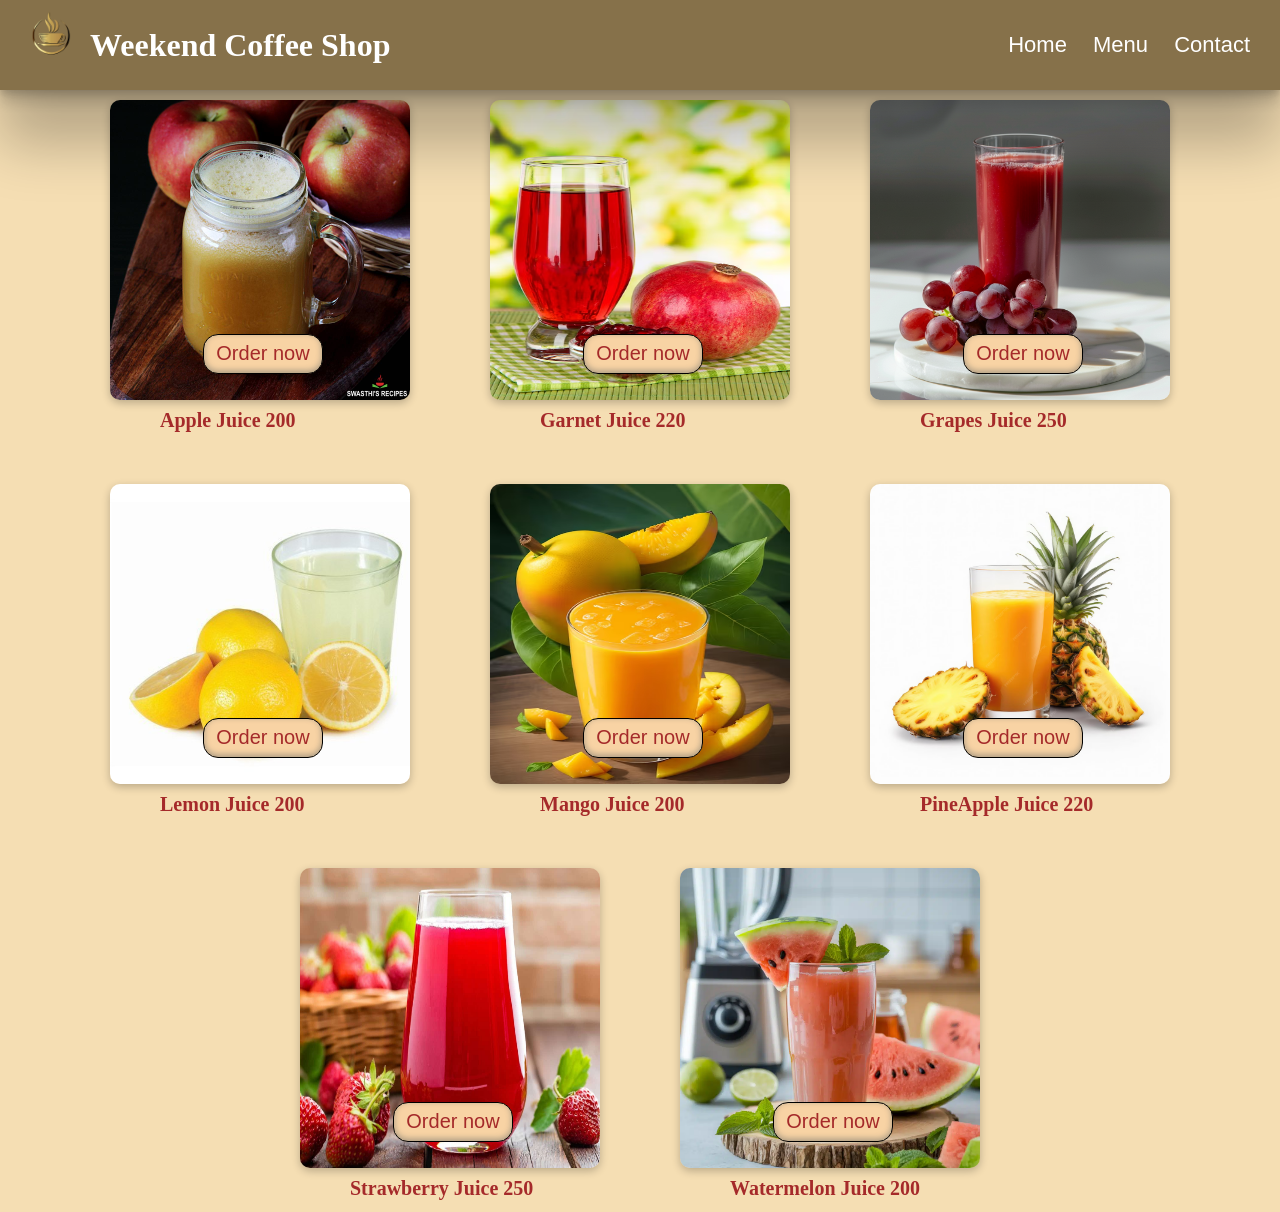
<file: juice.html>
<!doctype html>
<html lang="en">
  <head>
    <meta charset="UTF-8" />
    <meta name="viewport" content="width=device-width, initial-scale=1.0" />
    <title>Document</title>
    <link rel="stylesheet" href="style.css" />
    <style>
      .jui {
        width: 100%;
        height: 100%;
        display: flex;
        flex-wrap: wrap;
        justify-content: center;
        background-color: wheat;
      }
      #juiceepage {
        margin-top: 60px;
      }
      .teaa {
        width: 100%;
        height: 100%;
        display: flex;
        flex-wrap: wrap;
        justify-content: center;
        background-color: wheat;
      }
      #teaaapage {
        margin-top: 60px;
      }
      .coff {
        width: 100%;
        height: 100%;
        display: flex;
        flex-wrap: wrap;
        justify-content: center;
        background-color: wheat;
      }

      .coflogo1 {
        width: 40px;
      }
      .cof1 {
        display: flex;
        align-items: center;
        margin-top: 8%;
      }
      .cusinput1 {
        width: 90%;
        height: 35px;
        border: none;
        border: 1px solid rgb(162, 161, 161);
        border-radius: 5px;
        font-size: 18px;
      }
      .cusinput3 {
        width: 90%;
        height: 35px;
        border: none;
        border: 1px solid rgb(162, 161, 161);
        border-radius: 5px;
        font-size: 18px;
      }
      .cusinput1,
      .cusinput3:focus {
        outline: none;
      }

      .orderbutton {
        width: 90%;
        align-items: center;
        font-size: 20px;
        height: 35px;
        font-weight: 600;
        border-radius: 5px;
        border: none;
        background-color: rgb(56, 2, 2);
        color: white;
      }
      .order-page2 {
        margin-top: 30px;
        margin-left: 8%;
      }
      .detailstag {
        color: rgb(109, 109, 109);
        margin-top: 1%;
      }
      .inputtag1,
      .inputtag3 {
        font-weight: 600;
        margin-top: 5%;
      }
      .lockbtn {
        width: 20px;
      }
      .locktag {
        display: flex;
        align-items: center;
        margin-top: 20px;
        color: rgb(103, 102, 102);
        fill: rgba(103, 102, 102);
        font-weight: 450;
      }
      .your0order {
        margin-top: 5%;
      }
      #coffeeeetag {
        margin-top: 60px;
      }

      .coff {
        width: 100%;
        height: 100%;
        display: flex;
        flex-wrap: wrap;
        justify-content: center;
        background-color: wheat;
      }
      .order-page {
        width: 35%;
        height: 63%;
        background-color: white;
        border-radius: 10px;
        position: fixed;
        top: 12%;
        left: 32%;
        box-shadow: rgba(0, 0, 0, 0.24) 0px 3px 8px;
        display: none;
      }

      .coflogo1 {
        width: 40px;
      }
      .cof1 {
        display: flex;
        align-items: center;
        margin-top: 8%;
        font-size: 20px;
      }
      .cusinput1 {
        width: 90%;
        height: 35px;
        border: none;
        border: 1px solid rgb(162, 161, 161);
        border-radius: 5px;
        font-size: 18px;
      }
      .cusinput3 {
        width: 90%;
        height: 35px;
        border: none;
        border: 1px solid rgb(162, 161, 161);
        border-radius: 5px;
        font-size: 18px;
      }
      .cusinput1,
      .cusinput3:focus {
        outline: none;
      }

      .orderbutton {
        width: 90%;
        align-items: center;
        font-size: 20px;
        height: 35px;
        font-weight: 600;
        border-radius: 5px;
        border: none;
        background-color: rgb(56, 2, 2);
        color: white;
      }
      .order-page2 {
        margin-top: 30px;
        margin-left: 8%;
      }
      .detailstag {
        color: rgb(109, 109, 109);
        margin-top: 1%;
        font-size: 18px;
      }
      .inputtag1,
      .inputtag3 {
        font-weight: 600;
        margin-top: 5%;
        font-size: 20px;
      }
      .lockbtn {
        width: 20px;
      }
      .locktag {
        display: flex;
        align-items: center;
        margin-top: 20px;
        color: rgb(103, 102, 102);
        fill: rgba(103, 102, 102);
        font-weight: 450;
        font-size: 16px;
      }
      .your0order {
        margin-top: 5%;
      }
      .orderscart {
        width: 28px;
        fill: black;
        position: absolute;
        margin-top: 14px;
        margin-left: -7px;
      }
      .h4values {
        position: absolute;
        top: 22px;
        margin-left: 280px;
        color: white;
      }
      #ordercontainer {
        width: 300px;
        height: 300px;
      }
      .bbbb {
        color: brown;
        margin-top: 10px;
        padding-bottom: 10px;
      }
      /*-----------------------------*/
      .order-page222 {
        width: 35%;
        height: 63%;
        background-color: white;
        border-radius: 10px;
        position: fixed;
        top: 20%;
        left: 32%;
        box-shadow: rgba(0, 0, 0, 0.24) 0px 3px 8px;
        display: none;
      }
      .order-page22 {
        margin-top: 30px;
        margin-left: 8%;
      }
      .cof2 {
        display: flex;
        align-items: center;
        margin-top: 8%;
        font-size: 20px;
      }
      .coflogo2 {
        width: 40px;
      }
      .detailstag1 {
        color: rgb(109, 109, 109);
        margin-top: 1%;
        font-size: 18px;
      }
      .inputtag12 {
        font-weight: 600;
        margin-top: 5%;
        font-size: 20px;
      }
      .inputtag32 {
        font-weight: 600;
        margin-top: 5%;
        font-size: 20px;
      }
      .cusinput12 {
        width: 90%;
        height: 35px;
        border: none;
        border: 1px solid rgb(162, 161, 161);
        border-radius: 5px;
        font-size: 18px;
      }
      .cusinput12,
      .cusinput31:focus {
        outline: none;
      }
      .cusinput31 {
        width: 90%;
        height: 35px;
        border: none;
        border: 1px solid rgb(162, 161, 161);
        border-radius: 5px;
        font-size: 18px;
      }
      .your0order2 {
        margin-top: 5%;
      }
      .bbbb2 {
        color: brown;
        margin-top: 10px;
        padding-bottom: 10px;
      }
      .orderbutton2 {
        width: 90%;
        align-items: center;
        font-size: 20px;
        height: 35px;
        font-weight: 600;
        border-radius: 5px;
        border: none;
        background-color: rgb(56, 2, 2);
        color: white;
      }
      .locktag2 {
        display: flex;
        align-items: center;
        margin-top: 20px;
        color: rgb(103, 102, 102);
        fill: rgba(103, 102, 102);
        font-weight: 450;
        font-size: 16px;
      }
      .lockbtn2 {
        width: 20px;
      }
      /*-----------------------------*/
      .order-page333 {
        width: 35%;
        height: 63%;
        background-color: white;
        border-radius: 10px;
        position: fixed;
        top: 20%;
        left: 32%;
        box-shadow: rgba(0, 0, 0, 0.24) 0px 3px 8px;
        display: none;
      }
      .order-page33 {
        margin-top: 30px;
        margin-left: 8%;
      }
      .cof3 {
        display: flex;
        align-items: center;
        margin-top: 8%;
        font-size: 20px;
      }
      .coflogo3 {
        width: 40px;
      }
      .detailstag3 {
        color: rgb(109, 109, 109);
        margin-top: 1%;
        font-size: 18px;
      }
      .inputtag333 {
        font-weight: 600;
        margin-top: 5%;
        font-size: 20px;
      }
      .inputtag3333 {
        font-weight: 600;
        margin-top: 5%;
        font-size: 20px;
      }
      .cusinput333 {
        width: 90%;
        height: 35px;
        border: none;
        border: 1px solid rgb(162, 161, 161);
        border-radius: 5px;
        font-size: 18px;
      }
      .cusinput333,
      .cusinput3333:focus {
        outline: none;
      }
      .cusinput3333 {
        width: 90%;
        height: 35px;
        border: none;
        border: 1px solid rgb(162, 161, 161);
        border-radius: 5px;
        font-size: 18px;
      }
      .your0order3 {
        margin-top: 5%;
      }
      .bbbb3 {
        color: brown;
        margin-top: 10px;
        padding-bottom: 10px;
      }
      .orderbutton3 {
        width: 90%;
        align-items: center;
        font-size: 20px;
        height: 35px;
        font-weight: 600;
        border-radius: 5px;
        border: none;
        background-color: rgb(56, 2, 2);
        color: white;
      }
      .locktag3 {
        display: flex;
        align-items: center;
        margin-top: 20px;
        color: rgb(103, 102, 102);
        fill: rgba(103, 102, 102);
        font-weight: 450;
        font-size: 16px;
      }
      .lockbtn3 {
        width: 20px;
      }
      /*------------------------------------------*/
      .order-page444 {
        width: 35%;
        height: 63%;
        background-color: white;
        border-radius: 10px;
        position: fixed;
        top: 20%;
        left: 32%;
        box-shadow: rgba(0, 0, 0, 0.24) 0px 3px 8px;
        display: none;
      }
      .order-page44 {
        margin-top: 30px;
        margin-left: 8%;
      }
      .cof4 {
        display: flex;
        align-items: center;
        margin-top: 8%;
        font-size: 20px;
      }
      .coflogo4 {
        width: 40px;
      }
      .detailstag4 {
        color: rgb(109, 109, 109);
        margin-top: 1%;
        font-size: 18px;
      }
      .inputtag444 {
        font-weight: 600;
        margin-top: 5%;
        font-size: 20px;
      }
      .inputtag4444 {
        font-weight: 600;
        margin-top: 5%;
        font-size: 20px;
      }
      .cusinput444 {
        width: 90%;
        height: 35px;
        border: none;
        border: 1px solid rgb(162, 161, 161);
        border-radius: 5px;
        font-size: 18px;
      }
      .cusinput444,
      .cusinput4444:focus {
        outline: none;
      }
      .cusinput4444 {
        width: 90%;
        height: 35px;
        border: none;
        border: 1px solid rgb(162, 161, 161);
        border-radius: 5px;
        font-size: 18px;
      }
      .your0order4 {
        margin-top: 5%;
      }
      .bbbb4 {
        color: brown;
        margin-top: 10px;
        padding-bottom: 10px;
      }
      .orderbutton4 {
        width: 90%;
        align-items: center;
        font-size: 20px;
        height: 35px;
        font-weight: 600;
        border-radius: 5px;
        border: none;
        background-color: rgb(56, 2, 2);
        color: white;
      }
      .locktag4 {
        display: flex;
        align-items: center;
        margin-top: 20px;
        color: rgb(103, 102, 102);
        fill: rgba(103, 102, 102);
        font-weight: 450;
        font-size: 16px;
      }
      .lockbtn4 {
        width: 20px;
      }
      /*----------------------------------*/
      .order-page555 {
        width: 35%;
        height: 63%;
        background-color: white;
        border-radius: 10px;
        position: fixed;
        top: 20%;
        left: 32%;
        box-shadow: rgba(0, 0, 0, 0.24) 0px 3px 8px;
        display: none;
      }
      .order-page55 {
        margin-top: 30px;
        margin-left: 8%;
      }
      .cof5 {
        display: flex;
        align-items: center;
        margin-top: 8%;
        font-size: 20px;
      }
      .coflogo5 {
        width: 40px;
      }
      .detailstag5 {
        color: rgb(109, 109, 109);
        margin-top: 1%;
        font-size: 18px;
      }
      .inputtag555 {
        font-weight: 600;
        margin-top: 5%;
        font-size: 20px;
      }
      .inputtag5555 {
        font-weight: 600;
        margin-top: 5%;
        font-size: 20px;
      }
      .cusinput555 {
        width: 90%;
        height: 35px;
        border: none;
        border: 1px solid rgb(162, 161, 161);
        border-radius: 5px;
        font-size: 18px;
      }
      .cusinput555,
      .cusinput5555:focus {
        outline: none;
      }
      .cusinput5555 {
        width: 90%;
        height: 35px;
        border: none;
        border: 1px solid rgb(162, 161, 161);
        border-radius: 5px;
        font-size: 18px;
      }
      .your0order5 {
        margin-top: 5%;
      }
      .bbbb5 {
        color: brown;
        margin-top: 10px;
        padding-bottom: 10px;
      }
      .orderbutton5 {
        width: 90%;
        align-items: center;
        font-size: 20px;
        height: 35px;
        font-weight: 600;
        border-radius: 5px;
        border: none;
        background-color: rgb(56, 2, 2);
        color: white;
      }
      .locktag5 {
        display: flex;
        align-items: center;
        margin-top: 20px;
        color: rgb(103, 102, 102);
        fill: rgba(103, 102, 102);
        font-weight: 450;
        font-size: 16px;
      }
      .lockbtn5 {
        width: 20px;
      }
      /*-----------------------*/
      .order-page666 {
        width: 35%;
        height: 63%;
        background-color: white;
        border-radius: 10px;
        position: fixed;
        top: 20%;
        left: 32%;
        box-shadow: rgba(0, 0, 0, 0.24) 0px 3px 8px;
        display: none;
      }
      .order-page66 {
        margin-top: 30px;
        margin-left: 8%;
      }
      .cof6 {
        display: flex;
        align-items: center;
        margin-top: 8%;
        font-size: 20px;
      }
      .coflogo6 {
        width: 40px;
      }
      .detailstag6 {
        color: rgb(109, 109, 109);
        margin-top: 1%;
        font-size: 18px;
      }
      .inputtag666 {
        font-weight: 600;
        margin-top: 5%;
        font-size: 20px;
      }
      .inputtag6666 {
        font-weight: 600;
        margin-top: 5%;
        font-size: 20px;
      }
      .cusinput666 {
        width: 90%;
        height: 35px;
        border: none;
        border: 1px solid rgb(162, 161, 161);
        border-radius: 5px;
        font-size: 18px;
      }
      .cusinput666,
      .cusinput6666:focus {
        outline: none;
      }
      .cusinput6666 {
        width: 90%;
        height: 35px;
        border: none;
        border: 1px solid rgb(162, 161, 161);
        border-radius: 5px;
        font-size: 18px;
      }
      .your0order6 {
        margin-top: 5%;
      }
      .bbbb6 {
        color: brown;
        margin-top: 10px;
        padding-bottom: 10px;
      }
      .orderbutton6 {
        width: 90%;
        align-items: center;
        font-size: 20px;
        height: 35px;
        font-weight: 600;
        border-radius: 5px;
        border: none;
        background-color: rgb(56, 2, 2);
        color: white;
      }
      .locktag6 {
        display: flex;
        align-items: center;
        margin-top: 20px;
        color: rgb(103, 102, 102);
        fill: rgba(103, 102, 102);
        font-weight: 450;
        font-size: 16px;
      }
      .lockbtn6 {
        width: 20px;
      }
      /*------------------------*/
      .order-page777 {
        width: 35%;
        height: 63%;
        background-color: white;
        border-radius: 10px;
        position: fixed;
        top: 20%;
        left: 32%;
        box-shadow: rgba(0, 0, 0, 0.24) 0px 3px 8px;
        display: none;
      }
      .order-page77 {
        margin-top: 30px;
        margin-left: 8%;
      }
      .cof7 {
        display: flex;
        align-items: center;
        margin-top: 8%;
        font-size: 20px;
      }
      .coflogo7 {
        width: 40px;
      }
      .detailstag7 {
        color: rgb(109, 109, 109);
        margin-top: 1%;
        font-size: 18px;
      }
      .inputtag777 {
        font-weight: 600;
        margin-top: 5%;
        font-size: 20px;
      }
      .inputtag7777 {
        font-weight: 600;
        margin-top: 5%;
        font-size: 20px;
      }
      .cusinput777 {
        width: 90%;
        height: 35px;
        border: none;
        border: 1px solid rgb(162, 161, 161);
        border-radius: 5px;
        font-size: 18px;
      }
      .cusinput777,
      .cusinput7777:focus {
        outline: none;
      }
      .cusinput7777 {
        width: 90%;
        height: 35px;
        border: none;
        border: 1px solid rgb(162, 161, 161);
        border-radius: 5px;
        font-size: 18px;
      }
      .your0order7 {
        margin-top: 5%;
      }
      .bbbb7 {
        color: brown;
        margin-top: 10px;
        padding-bottom: 10px;
      }
      .orderbutton7 {
        width: 90%;
        align-items: center;
        font-size: 20px;
        height: 35px;
        font-weight: 600;
        border-radius: 5px;
        border: none;
        background-color: rgb(56, 2, 2);
        color: white;
      }
      .locktag7 {
        display: flex;
        align-items: center;
        margin-top: 20px;
        color: rgb(103, 102, 102);
        fill: rgba(103, 102, 102);
        font-weight: 450;
        font-size: 16px;
      }
      .lockbtn7 {
        width: 20px;
      }
      /*------------------------*/
      .order-page888 {
        width: 35%;
        height: 63%;
        background-color: white;
        border-radius: 10px;
        position: fixed;
        top: 20%;
        left: 32%;
        box-shadow: rgba(0, 0, 0, 0.24) 0px 3px 8px;
        display: none;
      }
      .order-page88 {
        margin-top: 30px;
        margin-left: 8%;
      }
      .cof8 {
        display: flex;
        align-items: center;
        margin-top: 8%;
        font-size: 20px;
      }
      .coflogo8 {
        width: 40px;
      }
      .detailstag8 {
        color: rgb(109, 109, 109);
        margin-top: 1%;
        font-size: 18px;
      }
      .inputtag888 {
        font-weight: 600;
        margin-top: 5%;
        font-size: 20px;
      }
      .inputtag8888 {
        font-weight: 600;
        margin-top: 5%;
        font-size: 20px;
      }
      .cusinput888 {
        width: 90%;
        height: 35px;
        border: none;
        border: 1px solid rgb(162, 161, 161);
        border-radius: 5px;
        font-size: 18px;
      }
      .cusinput888,
      .cusinput8888:focus {
        outline: none;
      }
      .cusinput8888 {
        width: 90%;
        height: 35px;
        border: none;
        border: 1px solid rgb(162, 161, 161);
        border-radius: 5px;
        font-size: 18px;
      }
      .your0order8 {
        margin-top: 5%;
      }
      .bbbb8 {
        color: brown;
        margin-top: 10px;
        padding-bottom: 10px;
      }
      .orderbutton8 {
        width: 90%;
        align-items: center;
        font-size: 20px;
        height: 35px;
        font-weight: 600;
        border-radius: 5px;
        border: none;
        background-color: rgb(56, 2, 2);
        color: white;
      }
      .locktag8 {
        display: flex;
        align-items: center;
        margin-top: 20px;
        color: rgb(103, 102, 102);
        fill: rgba(103, 102, 102);
        font-weight: 450;
        font-size: 16px;
      }
      .lockbtn8 {
        width: 20px;
      }
      @media (max-width: 600px) {
        .order-page,
        .order-page222,
        .order-page333,
        .order-page444,
        .order-page555,
        .order-page666,
        .order-page777,
        .order-page888 {
          width: 80%;
          margin-left: -100px;
        }
      }
    </style>
  </head>
  <body>
    <div class="navbar-div">
      <div class="shop-name">
        <h1 class="ppaname">
          <img class="ppa-img" src="logo2.png" alt="" />
          Weekend Coffee Shop
        </h1>
      </div>
      <div class="links-div">
        <a href="index2.html"> Home </a>

        <a href="index2.html#coffeeteajuice">Menu </a>

        <a href="index2.html#footerpage">Contact</a>
      </div>
    </div>
    <div id="juiceepage" class="jui">
      <div id="classphoto" class="firstimg">
        <img class="coffeeimages" src="applejuice.jpg" alt="" />
        <div class="img-cont">
          <h3>Apple Juice 200</h3>
          <button id="order1" class="ordershow-button">Order now</button>
        </div>
      </div>
      <div id="classphoto" class="firstimg">
        <img class="coffeeimages" src="garnetjuice.avif" alt="" />
        <div class="img-cont">
          <h3>Garnet Juice 220</h3>
          <button id="order2" class="ordershow-button">Order now</button>
        </div>
      </div>
      <div id="classphoto" class="firstimg">
        <img class="coffeeimages" src="grapejuice.png" alt="" />
        <div class="img-cont">
          <h3>Grapes Juice 250</h3>
          <button id="order3" class="ordershow-button">Order now</button>
        </div>
      </div>
      <div id="classphoto" class="firstimg">
        <img class="coffeeimages" src="lemonjuice.jpg" alt="" />
        <div class="img-cont">
          <h3>Lemon Juice 200</h3>
          <button id="order4" class="ordershow-button">Order now</button>
        </div>
      </div>
      <div id="classphoto" class="firstimg">
        <img class="coffeeimages" src="mango2.avif" alt="" />
        <div class="img-cont">
          <h3>Mango Juice 200</h3>
          <button id="order5" class="ordershow-button">Order now</button>
        </div>
      </div>
      <div id="classphoto" class="firstimg">
        <img class="coffeeimages" src="pineapple.avif" alt="" />
        <div class="img-cont">
          <h3>PineApple Juice 220</h3>
          <button id="order6" class="ordershow-button">Order now</button>
        </div>
      </div>
      <div id="classphoto" class="firstimg">
        <img class="coffeeimages" src="strawberry-juice.jpg" alt="" />
        <div class="img-cont">
          <h3>Strawberry Juice 250</h3>
          <button id="order7" class="ordershow-button">Order now</button>
        </div>
      </div>
      <div id="classphoto" class="firstimg">
        <img class="coffeeimages" src="Watermelon-Juice.webp" alt="" />
        <div class="img-cont">
          <h3>Watermelon Juice 200</h3>
          <button id="order8" class="ordershow-button">Order now</button>
        </div>
      </div>
    </div>
    <div id="orderpagesss" class="ordeerpages">
      <div class="order-page">
        <div class="order-page2">
          <div class="cof1">
            <img class="coflogo1" src="logo2.png" alt="" />
            <h2>Order Coffee</h2>
          </div>
          <h4 class="detailstag">Fill in your details and place your order</h4>
          <div class="inputtag1">
            Customer Name
            <input class="cusinput1" type="text" />
          </div>

          <div class="inputtag3">
            Customer Number
            <input class="cusinput3" type="number" />
          </div>
          <h3 class="your0order">Your Order</h3>
          <h2 class="bbbb">Apple Juice : 200 rupees</h2>
          <button id="placeorder1" class="orderbutton">Place Order</button>
          <div class="locktag">
            <div class="locktag1">
              <svg
                class="lockbtn"
                xmlns="http://www.w3.org/2000/svg"
                viewBox="0 0 640 640"
              >
                <path
                  d="M256 160L256 224L384 224L384 160C384 124.7 355.3 96 320 96C284.7 96 256 124.7 256 160zM192 224L192 160C192 89.3 249.3 32 320 32C390.7 32 448 89.3 448 160L448 224C483.3 224 512 252.7 512 288L512 512C512 547.3 483.3 576 448 576L192 576C156.7 576 128 547.3 128 512L128 288C128 252.7 156.7 224 192 224z"
                />
              </svg>
            </div>
            <h4>Your information is secure and safe with us.</h4>
          </div>
        </div>
      </div>
    </div>
    <div id="orderpagesss2" class="ordeerpages2">
      <div class="order-page222">
        <div class="order-page22">
          <div class="cof2">
            <img class="coflogo2" src="logo2.png" alt="" />
            <h2>Order Coffee</h2>
          </div>
          <h4 class="detailstag1">Fill in your details and place your order</h4>
          <div class="inputtag12">
            Customer Name
            <input class="cusinput12" type="text" />
          </div>

          <div class="inputtag32">
            Customer Number
            <input class="cusinput31" type="number" />
          </div>
          <h3 class="your0order2">Your Order</h3>
          <h2 class="bbbb2">Garnet Juice : 220 rupees</h2>
          <button id="placeorder2" class="orderbutton2">Place Order</button>
          <div class="locktag2">
            <div class="locktag12">
              <svg
                class="lockbtn2"
                xmlns="http://www.w3.org/2000/svg"
                viewBox="0 0 640 640"
              >
                <path
                  d="M256 160L256 224L384 224L384 160C384 124.7 355.3 96 320 96C284.7 96 256 124.7 256 160zM192 224L192 160C192 89.3 249.3 32 320 32C390.7 32 448 89.3 448 160L448 224C483.3 224 512 252.7 512 288L512 512C512 547.3 483.3 576 448 576L192 576C156.7 576 128 547.3 128 512L128 288C128 252.7 156.7 224 192 224z"
                />
              </svg>
            </div>
            <h4>Your information is secure and safe with us.</h4>
          </div>
        </div>
      </div>
    </div>
    <div id="orderpagesss3" class="ordeerpages2">
      <div class="order-page333">
        <div class="order-page33">
          <div class="cof3">
            <img class="coflogo3" src="logo2.png" alt="" />
            <h2>Order Coffee</h2>
          </div>
          <h4 class="detailstag3">Fill in your details and place your order</h4>
          <div class="inputtag333">
            Customer Name
            <input class="cusinput333" type="text" />
          </div>

          <div class="inputtag3333">
            Customer Number
            <input class="cusinput3333" type="number" />
          </div>
          <h3 class="your0order3">Your Order</h3>
          <h2 class="bbbb3">Grapes Juice : 250 rupees</h2>
          <button id="placeorder3" class="orderbutton3">Place Order</button>
          <div class="locktag3">
            <div class="locktag12">
              <svg
                class="lockbtn3"
                xmlns="http://www.w3.org/2000/svg"
                viewBox="0 0 640 640"
              >
                <path
                  d="M256 160L256 224L384 224L384 160C384 124.7 355.3 96 320 96C284.7 96 256 124.7 256 160zM192 224L192 160C192 89.3 249.3 32 320 32C390.7 32 448 89.3 448 160L448 224C483.3 224 512 252.7 512 288L512 512C512 547.3 483.3 576 448 576L192 576C156.7 576 128 547.3 128 512L128 288C128 252.7 156.7 224 192 224z"
                />
              </svg>
            </div>
            <h4>Your information is secure and safe with us.</h4>
          </div>
        </div>
      </div>
    </div>
    <div id="orderpagesss3" class="ordeerpages2">
      <div class="order-page444">
        <div class="order-page44">
          <div class="cof4">
            <img class="coflogo4" src="logo2.png" alt="" />
            <h2>Order Coffee</h2>
          </div>
          <h4 class="detailstag4">Fill in your details and place your order</h4>
          <div class="inputtag444">
            Customer Name
            <input class="cusinput444" type="text" />
          </div>

          <div class="inputtag4444">
            Customer Number
            <input class="cusinput4444" type="number" />
          </div>
          <h3 class="your0order4">Your Order</h3>
          <h2 class="bbbb4">Lemon Juice : 200 rupees</h2>
          <button id="placeorder4" class="orderbutton4">Place Order</button>
          <div class="locktag4">
            <div class="locktag12">
              <svg
                class="lockbtn4"
                xmlns="http://www.w3.org/2000/svg"
                viewBox="0 0 640 640"
              >
                <path
                  d="M256 160L256 224L384 224L384 160C384 124.7 355.3 96 320 96C284.7 96 256 124.7 256 160zM192 224L192 160C192 89.3 249.3 32 320 32C390.7 32 448 89.3 448 160L448 224C483.3 224 512 252.7 512 288L512 512C512 547.3 483.3 576 448 576L192 576C156.7 576 128 547.3 128 512L128 288C128 252.7 156.7 224 192 224z"
                />
              </svg>
            </div>
            <h4>Your information is secure and safe with us.</h4>
          </div>
        </div>
      </div>
    </div>
    <div id="orderpagesss3" class="ordeerpages2">
      <div class="order-page555">
        <div class="order-page55">
          <div class="cof5">
            <img class="coflogo5" src="logo2.png" alt="" />
            <h2>Order Coffee</h2>
          </div>
          <h4 class="detailstag5">Fill in your details and place your order</h4>
          <div class="inputtag555">
            Customer Name
            <input class="cusinput555" type="text" />
          </div>

          <div class="inputtag5555">
            Customer Number
            <input class="cusinput5555" type="number" />
          </div>
          <h3 class="your0order5">Your Order</h3>
          <h2 class="bbbb5">Mango Juice : 200 rupees</h2>
          <button id="placeorder5" class="orderbutton5">Place Order</button>
          <div class="locktag5">
            <div class="locktag12">
              <svg
                class="lockbtn5"
                xmlns="http://www.w3.org/2000/svg"
                viewBox="0 0 640 640"
              >
                <path
                  d="M256 160L256 224L384 224L384 160C384 124.7 355.3 96 320 96C284.7 96 256 124.7 256 160zM192 224L192 160C192 89.3 249.3 32 320 32C390.7 32 448 89.3 448 160L448 224C483.3 224 512 252.7 512 288L512 512C512 547.3 483.3 576 448 576L192 576C156.7 576 128 547.3 128 512L128 288C128 252.7 156.7 224 192 224z"
                />
              </svg>
            </div>
            <h4>Your information is secure and safe with us.</h4>
          </div>
        </div>
      </div>
    </div>
    <div id="orderpagesss3" class="ordeerpages2">
      <div class="order-page666">
        <div class="order-page66">
          <div class="cof6">
            <img class="coflogo6" src="logo2.png" alt="" />
            <h2>Order Coffee</h2>
          </div>
          <h4 class="detailstag6">Fill in your details and place your order</h4>
          <div class="inputtag666">
            Customer Name
            <input class="cusinput666" type="text" />
          </div>

          <div class="inputtag6666">
            Customer Number
            <input class="cusinput6666" type="number" />
          </div>
          <h3 class="your0order6">Your Order</h3>
          <h2 class="bbbb6">PineApple Juice : 220 rupees</h2>
          <button id="placeorder6" class="orderbutton6">Place Order</button>
          <div class="locktag6">
            <div class="locktag12">
              <svg
                class="lockbtn6"
                xmlns="http://www.w3.org/2000/svg"
                viewBox="0 0 640 640"
              >
                <path
                  d="M256 160L256 224L384 224L384 160C384 124.7 355.3 96 320 96C284.7 96 256 124.7 256 160zM192 224L192 160C192 89.3 249.3 32 320 32C390.7 32 448 89.3 448 160L448 224C483.3 224 512 252.7 512 288L512 512C512 547.3 483.3 576 448 576L192 576C156.7 576 128 547.3 128 512L128 288C128 252.7 156.7 224 192 224z"
                />
              </svg>
            </div>
            <h4>Your information is secure and safe with us.</h4>
          </div>
        </div>
      </div>
    </div>
    <div id="orderpagesss3" class="ordeerpages2">
      <div class="order-page777">
        <div class="order-page77">
          <div class="cof7">
            <img class="coflogo7" src="logo2.png" alt="" />
            <h2>Order Coffee</h2>
          </div>
          <h4 class="detailstag7">Fill in your details and place your order</h4>
          <div class="inputtag777">
            Customer Name
            <input class="cusinput777" type="text" />
          </div>

          <div class="inputtag7777">
            Customer Number
            <input class="cusinput7777" type="number" />
          </div>
          <h3 class="your0order7">Your Order</h3>
          <h2 class="bbbb7">Strawberry Juice : 250 rupees</h2>
          <button id="placeorder7" class="orderbutton7">Place Order</button>
          <div class="locktag7">
            <div class="locktag12">
              <svg
                class="lockbtn7"
                xmlns="http://www.w3.org/2000/svg"
                viewBox="0 0 640 640"
              >
                <path
                  d="M256 160L256 224L384 224L384 160C384 124.7 355.3 96 320 96C284.7 96 256 124.7 256 160zM192 224L192 160C192 89.3 249.3 32 320 32C390.7 32 448 89.3 448 160L448 224C483.3 224 512 252.7 512 288L512 512C512 547.3 483.3 576 448 576L192 576C156.7 576 128 547.3 128 512L128 288C128 252.7 156.7 224 192 224z"
                />
              </svg>
            </div>
            <h4>Your information is secure and safe with us.</h4>
          </div>
        </div>
      </div>
    </div>
    <div id="orderpagesss3" class="ordeerpages2">
      <div class="order-page888">
        <div class="order-page88">
          <div class="cof8">
            <img class="coflogo8" src="logo2.png" alt="" />
            <h2>Order Coffee</h2>
          </div>
          <h4 class="detailstag8">Fill in your details and place your order</h4>
          <div class="inputtag888">
            Customer Name
            <input class="cusinput888" type="text" />
          </div>

          <div class="inputtag8888">
            Customer Number
            <input class="cusinput8888" type="number" />
          </div>
          <h3 class="your0order8">Your Order</h3>
          <h2 class="bbbb8">Watermelon Juice :200 rupees</h2>
          <button id="placeorder8" class="orderbutton8">Place Order</button>
          <div class="locktag8">
            <div class="locktag12">
              <svg
                class="lockbtn8"
                xmlns="http://www.w3.org/2000/svg"
                viewBox="0 0 640 640"
              >
                <path
                  d="M256 160L256 224L384 224L384 160C384 124.7 355.3 96 320 96C284.7 96 256 124.7 256 160zM192 224L192 160C192 89.3 249.3 32 320 32C390.7 32 448 89.3 448 160L448 224C483.3 224 512 252.7 512 288L512 512C512 547.3 483.3 576 448 576L192 576C156.7 576 128 547.3 128 512L128 288C128 252.7 156.7 224 192 224z"
                />
              </svg>
            </div>
            <h4>Your information is secure and safe with us.</h4>
          </div>
        </div>
      </div>
    </div>

    <!------ .order-page333 { width: 550px; height: 63%;
    background-color: white; border-radius: 10px; position: absolute; top: 22%;
    left: 32%; box-shadow: rgba(0, 0, 0, 0.24) 0px 3px 8px; } .order-page33 {
    margin-top: 30px; margin-left: 8%; } .cof3 { display: flex; align-items:
    center; margin-top: 8%; font-size: 20px; } .coflogo3 { width: 40px; }
    .detailstag3 { color: rgb(109, 109, 109); margin-top: 1%; font-size: 18px; }
    .inputtag333 { font-weight: 600; margin-top: 5%; font-size: 20px; }
    .inputtag3333 { font-weight: 600; margin-top: 5%; font-size: 20px; }
    .cusinput333 { width: 90%; height: 35px; border: none; border: 1px solid
    rgb(162, 161, 161); border-radius: 5px; font-size: 18px; } .cusinput333,
    .cusinput3333:focus { outline: none; } .cusinput3333 { width: 90%; height:
    35px; border: none; border: 1px solid rgb(162, 161, 161); border-radius:
    5px; font-size: 18px; } .your0order3 { margin-top: 5%; } .bbbb3 { color:
    brown; margin-top: 10px; padding-bottom: 10px; } .orderbutton3 { width: 90%;
    align-items: center; font-size: 20px; height: 35px; font-weight: 600;
    border-radius: 5px; border: none; background-color: rgb(56, 2, 2); color:
    white; } .locktag3 { display: flex; align-items: center; margin-top: 20px;
    color: rgb(103, 102, 102); fill: rgba(103, 102, 102); font-weight: 450;
    font-size: 16px; } .lockbtn3 { width: 20px; }-->
    <script>
      var order1 = document.getElementById("order1");
      var orderpagesss1 = document.querySelector(".order-page");
      order1.addEventListener("click", function () {
        orderpagesss1.style.display = "block";
      });

      var placeorder1 = document.getElementById("placeorder1");
      placeorder1.addEventListener("click", function () {
        var cusinput1 = document.querySelector(".cusinput1").value;
        var cusinput3 = document.querySelector(".cusinput3").value;
        if (cusinput1.trim() === "" || cusinput3.trim() === "") {
          alert("Please fill The fields");
        } else {
          alert("Order placed successfully.");
          orderpagesss1.style.display = "none";
        }
      });
      var order2 = document.getElementById("order2");
      var orderpagesss2 = document.querySelector(".order-page222");
      order2.addEventListener("click", function () {
        orderpagesss2.style.display = "block";
      });

      var placeorder2 = document.getElementById("placeorder2");
      placeorder2.addEventListener("click", function () {
        var cusinput12 = document.querySelector(".cusinput12").value;
        var cusinput31 = document.querySelector(".cusinput31").value;
        if (cusinput12.trim() === "" || cusinput31.trim() === "") {
          alert("Please fill The fields");
        } else {
          alert("Order placed successfully.");
          orderpagesss2.style.display = "none";
        }
      });
      var order3 = document.getElementById("order3");
      var orderpagesss3 = document.querySelector(".order-page333");
      order3.addEventListener("click", function () {
        orderpagesss3.style.display = "block";
      });

      var placeorder3 = document.getElementById("placeorder3");
      placeorder3.addEventListener("click", function () {
        var cusinput333 = document.querySelector(".cusinput333").value;
        var cusinput3333 = document.querySelector(".cusinput3333").value;
        if (cusinput333.trim() === "" || cusinput3333.trim() === "") {
          alert("Please fill The fields");
        } else {
          alert("Order placed successfully.");
          orderpagesss3.style.display = "none";
        }
      });
      var order4 = document.getElementById("order4");
      var orderpagesss4 = document.querySelector(".order-page444");
      order4.addEventListener("click", function () {
        orderpagesss4.style.display = "block";
      });

      var placeorder4 = document.getElementById("placeorder4");
      placeorder4.addEventListener("click", function () {
        var cusinput444 = document.querySelector(".cusinput444").value;
        var cusinput4444 = document.querySelector(".cusinput4444").value;
        if (cusinput444.trim() === "" || cusinput4444.trim() === "") {
          alert("Please fill The fields");
        } else {
          alert("Order placed successfully.");
          orderpagesss4.style.display = "none";
        }
      });
      var order5 = document.getElementById("order5");
      var orderpagesss5 = document.querySelector(".order-page555");
      order5.addEventListener("click", function () {
        orderpagesss5.style.display = "block";
      });

      var placeorder5 = document.getElementById("placeorder5");
      placeorder5.addEventListener("click", function () {
        var cusinput555 = document.querySelector(".cusinput555").value;
        var cusinput5555 = document.querySelector(".cusinput5555").value;
        if (cusinput555.trim() === "" || cusinput5555.trim() === "") {
          alert("Please fill The fields");
        } else {
          alert("Order placed successfully.");
          orderpagesss5.style.display = "none";
        }
      });
      var order6 = document.getElementById("order6");
      var orderpagesss6 = document.querySelector(".order-page666");
      order6.addEventListener("click", function () {
        orderpagesss6.style.display = "block";
      });

      var placeorder6 = document.getElementById("placeorder6");
      placeorder6.addEventListener("click", function () {
        var cusinput666 = document.querySelector(".cusinput666").value;
        var cusinput6666 = document.querySelector(".cusinput6666").value;
        if (cusinput666.trim() === "" || cusinput6666.trim() === "") {
          alert("Please fill The fields");
        } else {
          alert("Order placed successfully.");
          orderpagesss6.style.display = "none";
        }
      });
      var order7 = document.getElementById("order7");
      var orderpagesss7 = document.querySelector(".order-page777");
      order7.addEventListener("click", function () {
        orderpagesss7.style.display = "block";
      });

      var placeorder7 = document.getElementById("placeorder7");
      placeorder7.addEventListener("click", function () {
        var cusinput777 = document.querySelector(".cusinput777").value;
        var cusinput7777 = document.querySelector(".cusinput7777").value;
        if (cusinput777.trim() === "" || cusinput7777.trim() === "") {
          alert("Please fill The fields");
        } else {
          alert("Order placed successfully.");
          orderpagesss7.style.display = "none";
        }
      });
      var order8 = document.getElementById("order8");
      var orderpagesss8 = document.querySelector(".order-page888");
      order8.addEventListener("click", function () {
        orderpagesss8.style.display = "block";
      });

      var placeorder8 = document.getElementById("placeorder8");
      placeorder8.addEventListener("click", function () {
        var cusinput888 = document.querySelector(".cusinput888").value;
        var cusinput8888 = document.querySelector(".cusinput8888").value;
        if (cusinput888.trim() === "" || cusinput8888.trim() === "") {
          alert("Please fill The fields");
        } else {
          alert("Order placed successfully.");
          orderpagesss8.style.display = "none";
        }
      });
    </script>
  </body>
</html>
</file>
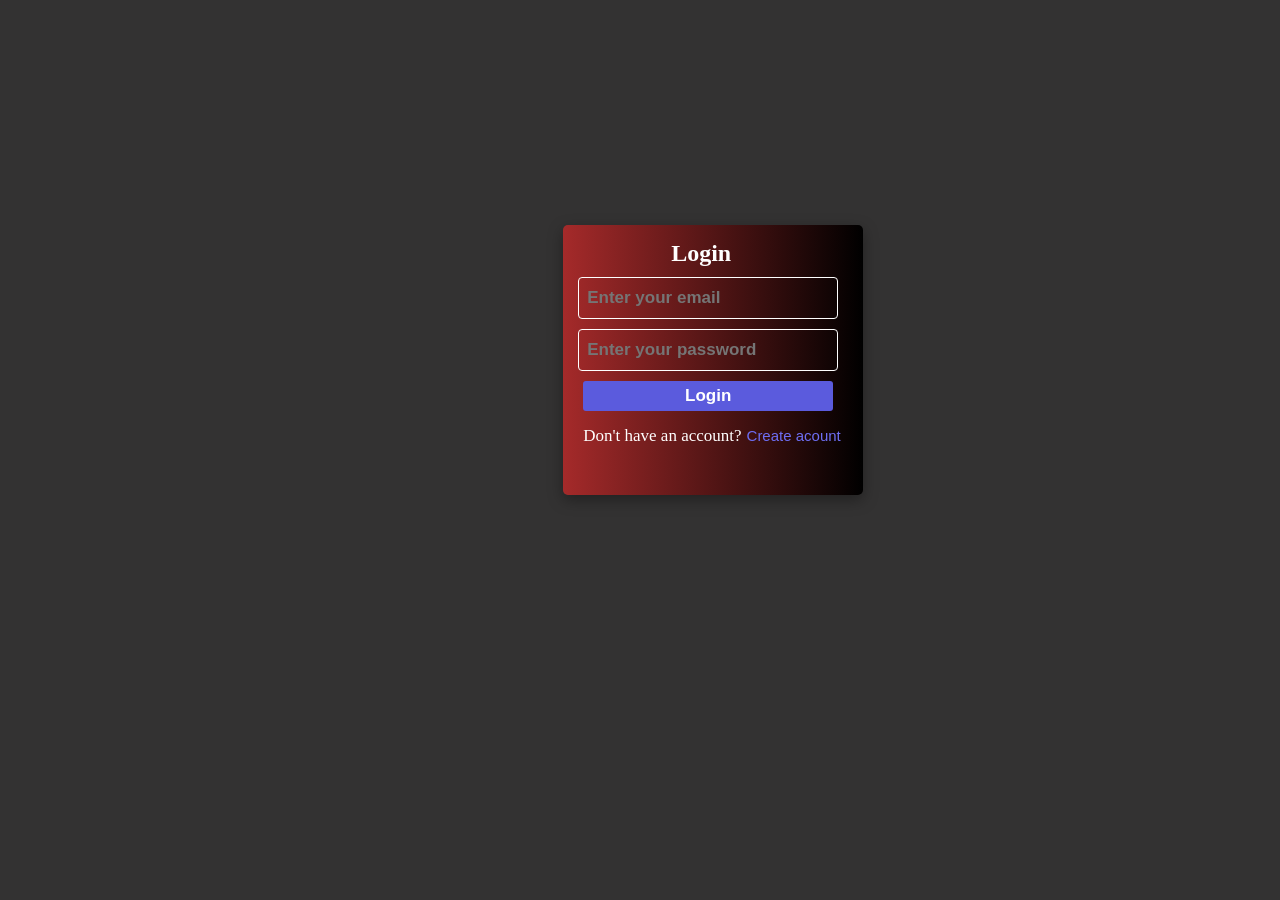
<file: loginpage.html>
<!doctype html>
<html lang="en">
  <head>
    <meta charset="UTF-8" />
    <meta name="viewport" content="width=device-width, initial-scale=1.0" />
    <title>Login-Page</title>
    <style>
      * {
        padding: 0;
        margin: 0;
      }
      body {
        background-color: rgb(51, 50, 50);
      }
      .logindiv {
        width: 300px;
        height: 270px;
        background-image: linear-gradient(to right, brown, black);
        border-radius: 5px;
        position: absolute;
        top: 25%;
        left: 44%;
        box-shadow: rgba(0, 0, 0, 0.35) 0px 5px 15px;
      }
      .registerdiv {
        width: 300px;
        height: 350px;
        background-image: linear-gradient(to right, brown, black);
        border-radius: 5px;
        position: absolute;
        top: 22%;
        left: 44%;
        box-shadow: rgba(0, 0, 0, 0.35) 0px 5px 15px;
        display: none;
      }
      .logintag,
      .registertag {
        padding-top: 15px;
        margin-left: 36%;
        color: white;
      }
      .inputs,
      .registerinputs {
        width: 250px;
        height: 40px;
        border-radius: 4px;
        border: none;
        background-color: transparent;
        border: 1px solid white;
        color: wheat;
        font-weight: 600;
        margin-top: 10px;
        margin-left: 15px;
        font-size: 17px;
        padding-left: 8px;
      }
      .inputs:focus {
        outline: none;
      }
      #loginaccount,
      .registerbtn {
        width: 250px;
        height: 30px;
        border-radius: 3px;
        border: none;
        margin-left: 20px;
        margin-top: 10px;
        color: white;
        font-size: 17px;
        font-weight: 550;
        background-color: rgb(91, 91, 221);
      }
      .para-section,
      .register-para-section {
        color: white;
        display: flex;
        font-size: 17px;
        margin-top: 15px;
        margin-left: 20px;
      }
      .regbtn,
      .logbtn {
        border: none;
        color: rgb(110, 110, 243);
        background-color: transparent;
        font-size: 15px;
        margin-left: 5px;
      }
      .fullimgs {
        width: 100%;
        height: 100vh;
      }
      @media (max-width: 600px) {
        body {
          background-color: rgb(51, 50, 50);
        }
        .fullimgs {
          display: none;
        }
        .logindiv {
          position: absolute;
          left: 20%;
        }
        .registerdiv {
          position: absolute;
          left: 20%;
        }
      }
    </style>
  </head>
  <body>
    <div class="logindiv">
      <div>
        <div>
          <h2 class="logintag">Login</h2>
        </div>
        <div>
          <input
            id="input1"
            class="inputs"
            type="email"
            placeholder="Enter your email"
          />
          <input
            id="input2"
            class="inputs"
            type="password"
            placeholder="Enter your password"
          />
          <a href="index.html"
            ><button id="loginaccount" class="loginbtn">Login</button></a
          >
        </div>
        <div class="para-section">
          <p>Don't have an account?</p>
          <p>
            <button id="regbutton" class="regbtn">Create acount</button>
          </p>
        </div>
      </div>
    </div>

    <!---->
    <div class="registerdiv">
      <div>
        <div>
          <h2 class="registertag">Register</h2>
        </div>
        <div>
          <input
            id="input3"
            class="registerinputs"
            type="text"
            placeholder="Enter your name"
          />
          <input
            id="input4"
            class="registerinputs"
            type="number"
            placeholder="Enter your number"
          />
          <input
            id="input5"
            class="registerinputs"
            type="email"
            placeholder="Enter your email"
          />
          <input
            id="input6"
            class="registerinputs"
            type="password"
            placeholder="Enter your password"
          />
          <button id="regbtnnn" class="registerbtn">Register</button>
        </div>
        <div class="register-para-section">
          <p>Already have an account?</p>
          <p class="login2">
            <button id="registerdiv-login" class="logbtn">Login</button>
          </p>
        </div>
      </div>
    </div>
  </body>
  <script>
    var registerbtn = document.querySelector(".registerbtn");
    var loginpageregister = document.querySelector(".registerdiv");
    var createaccount = document.getElementById("regbutton");
    var loginaccount = document.getElementById("registerdiv-login");
    var loginpagelogin = document.querySelector(".logindiv");
    createaccount.addEventListener("click", function () {
      loginpagelogin.style.display = "none";
      loginpageregister.style.display = "block";
    });
    loginaccount.addEventListener("click", function () {
      loginpagelogin.style.display = "block";
      loginpageregister.style.display = "none";
    });
    registerbtn.addEventListener("click", function () {
      loginpagelogin.style.display = "block";
      loginpageregister.style.display = "none";
    });

    var loginaccount11 = document.getElementById("loginaccount");
    loginaccount11.addEventListener("click", function (event) {
      var input1 = document.getElementById("input1").value;
      var input2 = document.getElementById("input2").value;
      if (input1 === "" || input2 === "") {
        alert("Invalid email or password");
        event.preventDefault();
      } else {
        alert("Login successful..");
      }
    });
  </script>
</html>
</file>
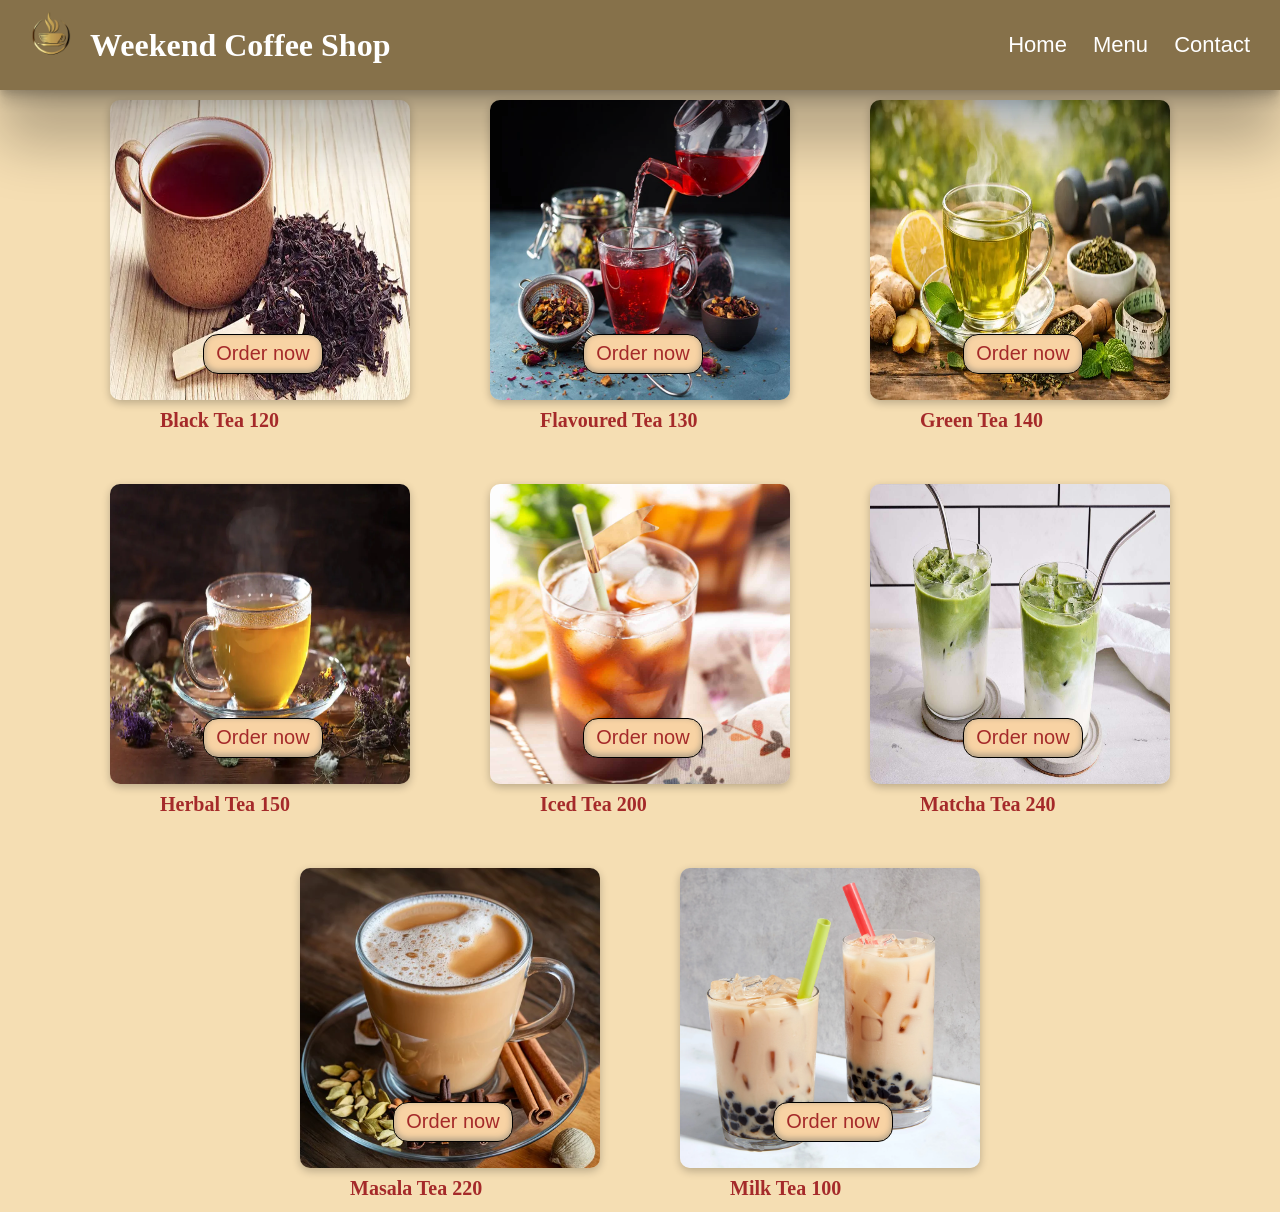
<file: tea.html>
<!doctype html>
<html lang="en">
  <head>
    <meta charset="UTF-8" />
    <meta name="viewport" content="width=device-width, initial-scale=1.0" />
    <title>Tea-order</title>
    <link rel="stylesheet" href="style.css" />
    <style>
      .teaa {
        width: 100%;
        height: 100%;
        display: flex;
        flex-wrap: wrap;
        justify-content: center;
        background-color: wheat;
      }
      #teaaapage {
        margin-top: 60px;
      }
      .coff {
        width: 100%;
        height: 100%;
        display: flex;
        flex-wrap: wrap;
        justify-content: center;
        background-color: wheat;
      }

      .coflogo1 {
        width: 40px;
      }
      .cof1 {
        display: flex;
        align-items: center;
        margin-top: 8%;
      }
      .cusinput1 {
        width: 90%;
        height: 35px;
        border: none;
        border: 1px solid rgb(162, 161, 161);
        border-radius: 5px;
        font-size: 18px;
      }
      .cusinput3 {
        width: 90%;
        height: 35px;
        border: none;
        border: 1px solid rgb(162, 161, 161);
        border-radius: 5px;
        font-size: 18px;
      }
      .cusinput1,
      .cusinput3:focus {
        outline: none;
      }

      .orderbutton {
        width: 90%;
        align-items: center;
        font-size: 20px;
        height: 35px;
        font-weight: 600;
        border-radius: 5px;
        border: none;
        background-color: rgb(56, 2, 2);
        color: white;
      }
      .order-page2 {
        margin-top: 30px;
        margin-left: 8%;
      }
      .detailstag {
        color: rgb(109, 109, 109);
        margin-top: 1%;
      }
      .inputtag1,
      .inputtag3 {
        font-weight: 600;
        margin-top: 5%;
      }
      .lockbtn {
        width: 20px;
      }
      .locktag {
        display: flex;
        align-items: center;
        margin-top: 20px;
        color: rgb(103, 102, 102);
        fill: rgba(103, 102, 102);
        font-weight: 450;
      }
      .your0order {
        margin-top: 5%;
      }
      #coffeeeetag {
        margin-top: 60px;
      }

      .coff {
        width: 100%;
        height: 100%;
        display: flex;
        flex-wrap: wrap;
        justify-content: center;
        background-color: wheat;
      }
      .order-page {
        width: 35%;
        height: 63%;
        background-color: white;
        border-radius: 10px;
        position: fixed;
        top: 12%;
        left: 32%;
        box-shadow: rgba(0, 0, 0, 0.24) 0px 3px 8px;
        display: none;
      }

      .coflogo1 {
        width: 40px;
      }
      .cof1 {
        display: flex;
        align-items: center;
        margin-top: 8%;
        font-size: 20px;
      }
      .cusinput1 {
        width: 90%;
        height: 35px;
        border: none;
        border: 1px solid rgb(162, 161, 161);
        border-radius: 5px;
        font-size: 18px;
      }
      .cusinput3 {
        width: 90%;
        height: 35px;
        border: none;
        border: 1px solid rgb(162, 161, 161);
        border-radius: 5px;
        font-size: 18px;
      }
      .cusinput1,
      .cusinput3:focus {
        outline: none;
      }

      .orderbutton {
        width: 90%;
        align-items: center;
        font-size: 20px;
        height: 35px;
        font-weight: 600;
        border-radius: 5px;
        border: none;
        background-color: rgb(56, 2, 2);
        color: white;
      }
      .order-page2 {
        margin-top: 30px;
        margin-left: 8%;
      }
      .detailstag {
        color: rgb(109, 109, 109);
        margin-top: 1%;
        font-size: 18px;
      }
      .inputtag1,
      .inputtag3 {
        font-weight: 600;
        margin-top: 5%;
        font-size: 20px;
      }
      .lockbtn {
        width: 20px;
      }
      .locktag {
        display: flex;
        align-items: center;
        margin-top: 20px;
        color: rgb(103, 102, 102);
        fill: rgba(103, 102, 102);
        font-weight: 450;
        font-size: 16px;
      }
      .your0order {
        margin-top: 5%;
      }
      .orderscart {
        width: 28px;
        fill: black;
        position: absolute;
        margin-top: 14px;
        margin-left: -7px;
      }
      .h4values {
        position: absolute;
        top: 22px;
        margin-left: 280px;
        color: white;
      }
      #ordercontainer {
        width: 300px;
        height: 300px;
      }
      .bbbb {
        color: brown;
        margin-top: 10px;
        padding-bottom: 10px;
      }
      /*-----------------------------*/
      .order-page222 {
        width: 35%;
        height: 63%;
        background-color: white;
        border-radius: 10px;
        position: fixed;
        top: 20%;
        left: 32%;
        box-shadow: rgba(0, 0, 0, 0.24) 0px 3px 8px;
        display: none;
      }
      .order-page22 {
        margin-top: 30px;
        margin-left: 8%;
      }
      .cof2 {
        display: flex;
        align-items: center;
        margin-top: 8%;
        font-size: 20px;
      }
      .coflogo2 {
        width: 40px;
      }
      .detailstag1 {
        color: rgb(109, 109, 109);
        margin-top: 1%;
        font-size: 18px;
      }
      .inputtag12 {
        font-weight: 600;
        margin-top: 5%;
        font-size: 20px;
      }
      .inputtag32 {
        font-weight: 600;
        margin-top: 5%;
        font-size: 20px;
      }
      .cusinput12 {
        width: 90%;
        height: 35px;
        border: none;
        border: 1px solid rgb(162, 161, 161);
        border-radius: 5px;
        font-size: 18px;
      }
      .cusinput12,
      .cusinput31:focus {
        outline: none;
      }
      .cusinput31 {
        width: 90%;
        height: 35px;
        border: none;
        border: 1px solid rgb(162, 161, 161);
        border-radius: 5px;
        font-size: 18px;
      }
      .your0order2 {
        margin-top: 5%;
      }
      .bbbb2 {
        color: brown;
        margin-top: 10px;
        padding-bottom: 10px;
      }
      .orderbutton2 {
        width: 90%;
        align-items: center;
        font-size: 20px;
        height: 35px;
        font-weight: 600;
        border-radius: 5px;
        border: none;
        background-color: rgb(56, 2, 2);
        color: white;
      }
      .locktag2 {
        display: flex;
        align-items: center;
        margin-top: 20px;
        color: rgb(103, 102, 102);
        fill: rgba(103, 102, 102);
        font-weight: 450;
        font-size: 16px;
      }
      .lockbtn2 {
        width: 20px;
      }
      /*-----------------------------*/
      .order-page333 {
        width: 35%;
        height: 63%;
        background-color: white;
        border-radius: 10px;
        position: fixed;
        top: 20%;
        left: 32%;
        box-shadow: rgba(0, 0, 0, 0.24) 0px 3px 8px;
        display: none;
      }
      .order-page33 {
        margin-top: 30px;
        margin-left: 8%;
      }
      .cof3 {
        display: flex;
        align-items: center;
        margin-top: 8%;
        font-size: 20px;
      }
      .coflogo3 {
        width: 40px;
      }
      .detailstag3 {
        color: rgb(109, 109, 109);
        margin-top: 1%;
        font-size: 18px;
      }
      .inputtag333 {
        font-weight: 600;
        margin-top: 5%;
        font-size: 20px;
      }
      .inputtag3333 {
        font-weight: 600;
        margin-top: 5%;
        font-size: 20px;
      }
      .cusinput333 {
        width: 90%;
        height: 35px;
        border: none;
        border: 1px solid rgb(162, 161, 161);
        border-radius: 5px;
        font-size: 18px;
      }
      .cusinput333,
      .cusinput3333:focus {
        outline: none;
      }
      .cusinput3333 {
        width: 90%;
        height: 35px;
        border: none;
        border: 1px solid rgb(162, 161, 161);
        border-radius: 5px;
        font-size: 18px;
      }
      .your0order3 {
        margin-top: 5%;
      }
      .bbbb3 {
        color: brown;
        margin-top: 10px;
        padding-bottom: 10px;
      }
      .orderbutton3 {
        width: 90%;
        align-items: center;
        font-size: 20px;
        height: 35px;
        font-weight: 600;
        border-radius: 5px;
        border: none;
        background-color: rgb(56, 2, 2);
        color: white;
      }
      .locktag3 {
        display: flex;
        align-items: center;
        margin-top: 20px;
        color: rgb(103, 102, 102);
        fill: rgba(103, 102, 102);
        font-weight: 450;
        font-size: 16px;
      }
      .lockbtn3 {
        width: 20px;
      }
      /*------------------------------------------*/
      .order-page444 {
        width: 35%;
        height: 63%;
        background-color: white;
        border-radius: 10px;
        position: fixed;
        top: 20%;
        left: 32%;
        box-shadow: rgba(0, 0, 0, 0.24) 0px 3px 8px;
        display: none;
      }
      .order-page44 {
        margin-top: 30px;
        margin-left: 8%;
      }
      .cof4 {
        display: flex;
        align-items: center;
        margin-top: 8%;
        font-size: 20px;
      }
      .coflogo4 {
        width: 40px;
      }
      .detailstag4 {
        color: rgb(109, 109, 109);
        margin-top: 1%;
        font-size: 18px;
      }
      .inputtag444 {
        font-weight: 600;
        margin-top: 5%;
        font-size: 20px;
      }
      .inputtag4444 {
        font-weight: 600;
        margin-top: 5%;
        font-size: 20px;
      }
      .cusinput444 {
        width: 90%;
        height: 35px;
        border: none;
        border: 1px solid rgb(162, 161, 161);
        border-radius: 5px;
        font-size: 18px;
      }
      .cusinput444,
      .cusinput4444:focus {
        outline: none;
      }
      .cusinput4444 {
        width: 90%;
        height: 35px;
        border: none;
        border: 1px solid rgb(162, 161, 161);
        border-radius: 5px;
        font-size: 18px;
      }
      .your0order4 {
        margin-top: 5%;
      }
      .bbbb4 {
        color: brown;
        margin-top: 10px;
        padding-bottom: 10px;
      }
      .orderbutton4 {
        width: 90%;
        align-items: center;
        font-size: 20px;
        height: 35px;
        font-weight: 600;
        border-radius: 5px;
        border: none;
        background-color: rgb(56, 2, 2);
        color: white;
      }
      .locktag4 {
        display: flex;
        align-items: center;
        margin-top: 20px;
        color: rgb(103, 102, 102);
        fill: rgba(103, 102, 102);
        font-weight: 450;
        font-size: 16px;
      }
      .lockbtn4 {
        width: 20px;
      }
      /*----------------------------------*/
      .order-page555 {
        width: 35%;
        height: 63%;
        background-color: white;
        border-radius: 10px;
        position: fixed;
        top: 20%;
        left: 32%;
        box-shadow: rgba(0, 0, 0, 0.24) 0px 3px 8px;
        display: none;
      }
      .order-page55 {
        margin-top: 30px;
        margin-left: 8%;
      }
      .cof5 {
        display: flex;
        align-items: center;
        margin-top: 8%;
        font-size: 20px;
      }
      .coflogo5 {
        width: 40px;
      }
      .detailstag5 {
        color: rgb(109, 109, 109);
        margin-top: 1%;
        font-size: 18px;
      }
      .inputtag555 {
        font-weight: 600;
        margin-top: 5%;
        font-size: 20px;
      }
      .inputtag5555 {
        font-weight: 600;
        margin-top: 5%;
        font-size: 20px;
      }
      .cusinput555 {
        width: 90%;
        height: 35px;
        border: none;
        border: 1px solid rgb(162, 161, 161);
        border-radius: 5px;
        font-size: 18px;
      }
      .cusinput555,
      .cusinput5555:focus {
        outline: none;
      }
      .cusinput5555 {
        width: 90%;
        height: 35px;
        border: none;
        border: 1px solid rgb(162, 161, 161);
        border-radius: 5px;
        font-size: 18px;
      }
      .your0order5 {
        margin-top: 5%;
      }
      .bbbb5 {
        color: brown;
        margin-top: 10px;
        padding-bottom: 10px;
      }
      .orderbutton5 {
        width: 90%;
        align-items: center;
        font-size: 20px;
        height: 35px;
        font-weight: 600;
        border-radius: 5px;
        border: none;
        background-color: rgb(56, 2, 2);
        color: white;
      }
      .locktag5 {
        display: flex;
        align-items: center;
        margin-top: 20px;
        color: rgb(103, 102, 102);
        fill: rgba(103, 102, 102);
        font-weight: 450;
        font-size: 16px;
      }
      .lockbtn5 {
        width: 20px;
      }
      /*-----------------------*/
      .order-page666 {
        width: 35%;
        height: 63%;
        background-color: white;
        border-radius: 10px;
        position: fixed;
        top: 20%;
        left: 32%;
        box-shadow: rgba(0, 0, 0, 0.24) 0px 3px 8px;
        display: none;
      }
      .order-page66 {
        margin-top: 30px;
        margin-left: 8%;
      }
      .cof6 {
        display: flex;
        align-items: center;
        margin-top: 8%;
        font-size: 20px;
      }
      .coflogo6 {
        width: 40px;
      }
      .detailstag6 {
        color: rgb(109, 109, 109);
        margin-top: 1%;
        font-size: 18px;
      }
      .inputtag666 {
        font-weight: 600;
        margin-top: 5%;
        font-size: 20px;
      }
      .inputtag6666 {
        font-weight: 600;
        margin-top: 5%;
        font-size: 20px;
      }
      .cusinput666 {
        width: 90%;
        height: 35px;
        border: none;
        border: 1px solid rgb(162, 161, 161);
        border-radius: 5px;
        font-size: 18px;
      }
      .cusinput666,
      .cusinput6666:focus {
        outline: none;
      }
      .cusinput6666 {
        width: 90%;
        height: 35px;
        border: none;
        border: 1px solid rgb(162, 161, 161);
        border-radius: 5px;
        font-size: 18px;
      }
      .your0order6 {
        margin-top: 5%;
      }
      .bbbb6 {
        color: brown;
        margin-top: 10px;
        padding-bottom: 10px;
      }
      .orderbutton6 {
        width: 90%;
        align-items: center;
        font-size: 20px;
        height: 35px;
        font-weight: 600;
        border-radius: 5px;
        border: none;
        background-color: rgb(56, 2, 2);
        color: white;
      }
      .locktag6 {
        display: flex;
        align-items: center;
        margin-top: 20px;
        color: rgb(103, 102, 102);
        fill: rgba(103, 102, 102);
        font-weight: 450;
        font-size: 16px;
      }
      .lockbtn6 {
        width: 20px;
      }
      /*------------------------*/
      .order-page777 {
        width: 35%;
        height: 63%;
        background-color: white;
        border-radius: 10px;
        position: fixed;
        top: 20%;
        left: 32%;
        box-shadow: rgba(0, 0, 0, 0.24) 0px 3px 8px;
        display: none;
      }
      .order-page77 {
        margin-top: 30px;
        margin-left: 8%;
      }
      .cof7 {
        display: flex;
        align-items: center;
        margin-top: 8%;
        font-size: 20px;
      }
      .coflogo7 {
        width: 40px;
      }
      .detailstag7 {
        color: rgb(109, 109, 109);
        margin-top: 1%;
        font-size: 18px;
      }
      .inputtag777 {
        font-weight: 600;
        margin-top: 5%;
        font-size: 20px;
      }
      .inputtag7777 {
        font-weight: 600;
        margin-top: 5%;
        font-size: 20px;
      }
      .cusinput777 {
        width: 90%;
        height: 35px;
        border: none;
        border: 1px solid rgb(162, 161, 161);
        border-radius: 5px;
        font-size: 18px;
      }
      .cusinput777,
      .cusinput7777:focus {
        outline: none;
      }
      .cusinput7777 {
        width: 90%;
        height: 35px;
        border: none;
        border: 1px solid rgb(162, 161, 161);
        border-radius: 5px;
        font-size: 18px;
      }
      .your0order7 {
        margin-top: 5%;
      }
      .bbbb7 {
        color: brown;
        margin-top: 10px;
        padding-bottom: 10px;
      }
      .orderbutton7 {
        width: 90%;
        align-items: center;
        font-size: 20px;
        height: 35px;
        font-weight: 600;
        border-radius: 5px;
        border: none;
        background-color: rgb(56, 2, 2);
        color: white;
      }
      .locktag7 {
        display: flex;
        align-items: center;
        margin-top: 20px;
        color: rgb(103, 102, 102);
        fill: rgba(103, 102, 102);
        font-weight: 450;
        font-size: 16px;
      }
      .lockbtn7 {
        width: 20px;
      }
      /*------------------------*/
      .order-page888 {
        width: 35%;
        height: 63%;
        background-color: white;
        border-radius: 10px;
        position: fixed;
        top: 20%;
        left: 32%;
        box-shadow: rgba(0, 0, 0, 0.24) 0px 3px 8px;
        display: none;
      }
      .order-page88 {
        margin-top: 30px;
        margin-left: 8%;
      }
      .cof8 {
        display: flex;
        align-items: center;
        margin-top: 8%;
        font-size: 20px;
      }
      .coflogo8 {
        width: 40px;
      }
      .detailstag8 {
        color: rgb(109, 109, 109);
        margin-top: 1%;
        font-size: 18px;
      }
      .inputtag888 {
        font-weight: 600;
        margin-top: 5%;
        font-size: 20px;
      }
      .inputtag8888 {
        font-weight: 600;
        margin-top: 5%;
        font-size: 20px;
      }
      .cusinput888 {
        width: 90%;
        height: 35px;
        border: none;
        border: 1px solid rgb(162, 161, 161);
        border-radius: 5px;
        font-size: 18px;
      }
      .cusinput888,
      .cusinput8888:focus {
        outline: none;
      }
      .cusinput8888 {
        width: 90%;
        height: 35px;
        border: none;
        border: 1px solid rgb(162, 161, 161);
        border-radius: 5px;
        font-size: 18px;
      }
      .your0order8 {
        margin-top: 5%;
      }
      .bbbb8 {
        color: brown;
        margin-top: 10px;
        padding-bottom: 10px;
      }
      .orderbutton8 {
        width: 90%;
        align-items: center;
        font-size: 20px;
        height: 35px;
        font-weight: 600;
        border-radius: 5px;
        border: none;
        background-color: rgb(56, 2, 2);
        color: white;
      }
      .locktag8 {
        display: flex;
        align-items: center;
        margin-top: 20px;
        color: rgb(103, 102, 102);
        fill: rgba(103, 102, 102);
        font-weight: 450;
        font-size: 16px;
      }
      .lockbtn8 {
        width: 20px;
      }
      @media (max-width: 600px) {
        .order-page,
        .order-page222,
        .order-page333,
        .order-page444,
        .order-page555,
        .order-page666,
        .order-page777,
        .order-page888 {
          width: 80%;
          margin-left: -100px;
        }
      }
    </style>
  </head>
  <body>
    <div class="navbar-div">
      <div class="shop-name">
        <h1 class="ppaname">
          <img class="ppa-img" src="logo2.png" alt="" />
          Weekend Coffee Shop
        </h1>
      </div>
      <div class="links-div">
        <a href="index2.html"> Home </a>

        <a href="index2.html#coffeeteajuice">Menu </a>

        <a href="index2.html#footerpage">Contact</a>
      </div>
    </div>
    <div id="teaaapage" class="teaa">
      <div id="classphoto" class="firstimg">
        <img class="coffeeimages" src="blacktea.webp" alt="" />
        <div class="img-cont">
          <h3>Black Tea 120</h3>
          <button id="order1" class="ordershow-button">Order now</button>
        </div>
      </div>
      <div id="classphoto" class="firstimg">
        <img class="coffeeimages" src="flavouredtea.webp" alt="" />
        <div class="img-cont">
          <h3>Flavoured Tea 130</h3>
          <button id="order2" class="ordershow-button">Order now</button>
        </div>
      </div>
      <div id="classphoto" class="firstimg">
        <img class="coffeeimages" src="greentea.webp" alt="" />
        <div class="img-cont">
          <h3>Green Tea 140</h3>
          <button id="order3" class="ordershow-button">Order now</button>
        </div>
      </div>
      <div id="classphoto" class="firstimg">
        <img class="coffeeimages" src="herbaltea.webp" alt="" />
        <div class="img-cont">
          <h3>Herbal Tea 150</h3>
          <button id="order4" class="ordershow-button">Order now</button>
        </div>
      </div>
      <div id="classphoto" class="firstimg">
        <img class="coffeeimages" src="icedtea.jpg" alt="" />
        <div class="img-cont">
          <h3>Iced Tea 200</h3>
          <button id="order5" class="ordershow-button">Order now</button>
        </div>
      </div>
      <div id="classphoto" class="firstimg">
        <img class="coffeeimages" src="IMatchatea.jpg" alt="" />
        <div class="img-cont">
          <h3>Matcha Tea 240</h3>
          <button id="order6" class="ordershow-button">Order now</button>
        </div>
      </div>
      <div id="classphoto" class="firstimg">
        <img class="coffeeimages" src="MasalaTea.webp" alt="" />
        <div class="img-cont">
          <h3>Masala Tea 220</h3>
          <button id="order7" class="ordershow-button">Order now</button>
        </div>
      </div>
      <div id="classphoto" class="firstimg">
        <img class="coffeeimages" src="milktea.webp" alt="" />
        <div class="img-cont">
          <h3>Milk Tea 100</h3>
          <button id="order8" class="ordershow-button">Order now</button>
        </div>
      </div>
    </div>
    <div id="orderpagesss" class="ordeerpages">
      <div class="order-page">
        <div class="order-page2">
          <div class="cof1">
            <img class="coflogo1" src="logo2.png" alt="" />
            <h2>Order Coffee</h2>
          </div>
          <h4 class="detailstag">Fill in your details and place your order</h4>
          <div class="inputtag1">
            Customer Name
            <input class="cusinput1" type="text" />
          </div>

          <div class="inputtag3">
            Customer Number
            <input class="cusinput3" type="number" />
          </div>
          <h3 class="your0order">Your Order</h3>
          <h2 class="bbbb">Black tea : 120 rupess</h2>
          <button id="placeorder1" class="orderbutton">Place Order</button>
          <div class="locktag">
            <div class="locktag1">
              <svg
                class="lockbtn"
                xmlns="http://www.w3.org/2000/svg"
                viewBox="0 0 640 640"
              >
                <path
                  d="M256 160L256 224L384 224L384 160C384 124.7 355.3 96 320 96C284.7 96 256 124.7 256 160zM192 224L192 160C192 89.3 249.3 32 320 32C390.7 32 448 89.3 448 160L448 224C483.3 224 512 252.7 512 288L512 512C512 547.3 483.3 576 448 576L192 576C156.7 576 128 547.3 128 512L128 288C128 252.7 156.7 224 192 224z"
                />
              </svg>
            </div>
            <h4>Your information is secure and safe with us.</h4>
          </div>
        </div>
      </div>
    </div>
    <div id="orderpagesss2" class="ordeerpages2">
      <div class="order-page222">
        <div class="order-page22">
          <div class="cof2">
            <img class="coflogo2" src="logo2.png" alt="" />
            <h2>Order Coffee</h2>
          </div>
          <h4 class="detailstag1">Fill in your details and place your order</h4>
          <div class="inputtag12">
            Customer Name
            <input class="cusinput12" type="text" />
          </div>

          <div class="inputtag32">
            Customer Number
            <input class="cusinput31" type="number" />
          </div>
          <h3 class="your0order2">Your Order</h3>
          <h2 class="bbbb2">Flavoured Tea : 130 rupess</h2>
          <button id="placeorder2" class="orderbutton2">Place Order</button>
          <div class="locktag2">
            <div class="locktag12">
              <svg
                class="lockbtn2"
                xmlns="http://www.w3.org/2000/svg"
                viewBox="0 0 640 640"
              >
                <path
                  d="M256 160L256 224L384 224L384 160C384 124.7 355.3 96 320 96C284.7 96 256 124.7 256 160zM192 224L192 160C192 89.3 249.3 32 320 32C390.7 32 448 89.3 448 160L448 224C483.3 224 512 252.7 512 288L512 512C512 547.3 483.3 576 448 576L192 576C156.7 576 128 547.3 128 512L128 288C128 252.7 156.7 224 192 224z"
                />
              </svg>
            </div>
            <h4>Your information is secure and safe with us.</h4>
          </div>
        </div>
      </div>
    </div>
    <div id="orderpagesss3" class="ordeerpages2">
      <div class="order-page333">
        <div class="order-page33">
          <div class="cof3">
            <img class="coflogo3" src="logo2.png" alt="" />
            <h2>Order Coffee</h2>
          </div>
          <h4 class="detailstag3">Fill in your details and place your order</h4>
          <div class="inputtag333">
            Customer Name
            <input class="cusinput333" type="text" />
          </div>

          <div class="inputtag3333">
            Customer Number
            <input class="cusinput3333" type="number" />
          </div>
          <h3 class="your0order3">Your Order</h3>
          <h2 class="bbbb3">Green Tea : 140 rupees</h2>
          <button id="placeorder3" class="orderbutton3">Place Order</button>
          <div class="locktag3">
            <div class="locktag12">
              <svg
                class="lockbtn3"
                xmlns="http://www.w3.org/2000/svg"
                viewBox="0 0 640 640"
              >
                <path
                  d="M256 160L256 224L384 224L384 160C384 124.7 355.3 96 320 96C284.7 96 256 124.7 256 160zM192 224L192 160C192 89.3 249.3 32 320 32C390.7 32 448 89.3 448 160L448 224C483.3 224 512 252.7 512 288L512 512C512 547.3 483.3 576 448 576L192 576C156.7 576 128 547.3 128 512L128 288C128 252.7 156.7 224 192 224z"
                />
              </svg>
            </div>
            <h4>Your information is secure and safe with us.</h4>
          </div>
        </div>
      </div>
    </div>
    <div id="orderpagesss3" class="ordeerpages2">
      <div class="order-page444">
        <div class="order-page44">
          <div class="cof4">
            <img class="coflogo4" src="logo2.png" alt="" />
            <h2>Order Coffee</h2>
          </div>
          <h4 class="detailstag4">Fill in your details and place your order</h4>
          <div class="inputtag444">
            Customer Name
            <input class="cusinput444" type="text" />
          </div>

          <div class="inputtag4444">
            Customer Number
            <input class="cusinput4444" type="number" />
          </div>
          <h3 class="your0order4">Your Order</h3>
          <h2 class="bbbb4">Herbal Tea : 150 rupees</h2>
          <button id="placeorder4" class="orderbutton4">Place Order</button>
          <div class="locktag4">
            <div class="locktag12">
              <svg
                class="lockbtn4"
                xmlns="http://www.w3.org/2000/svg"
                viewBox="0 0 640 640"
              >
                <path
                  d="M256 160L256 224L384 224L384 160C384 124.7 355.3 96 320 96C284.7 96 256 124.7 256 160zM192 224L192 160C192 89.3 249.3 32 320 32C390.7 32 448 89.3 448 160L448 224C483.3 224 512 252.7 512 288L512 512C512 547.3 483.3 576 448 576L192 576C156.7 576 128 547.3 128 512L128 288C128 252.7 156.7 224 192 224z"
                />
              </svg>
            </div>
            <h4>Your information is secure and safe with us.</h4>
          </div>
        </div>
      </div>
    </div>
    <div id="orderpagesss3" class="ordeerpages2">
      <div class="order-page555">
        <div class="order-page55">
          <div class="cof5">
            <img class="coflogo5" src="logo2.png" alt="" />
            <h2>Order Coffee</h2>
          </div>
          <h4 class="detailstag5">Fill in your details and place your order</h4>
          <div class="inputtag555">
            Customer Name
            <input class="cusinput555" type="text" />
          </div>

          <div class="inputtag5555">
            Customer Number
            <input class="cusinput5555" type="number" />
          </div>
          <h3 class="your0order5">Your Order</h3>
          <h2 class="bbbb5">Iced Tea : 200 rupees</h2>
          <button id="placeorder5" class="orderbutton5">Place Order</button>
          <div class="locktag5">
            <div class="locktag12">
              <svg
                class="lockbtn5"
                xmlns="http://www.w3.org/2000/svg"
                viewBox="0 0 640 640"
              >
                <path
                  d="M256 160L256 224L384 224L384 160C384 124.7 355.3 96 320 96C284.7 96 256 124.7 256 160zM192 224L192 160C192 89.3 249.3 32 320 32C390.7 32 448 89.3 448 160L448 224C483.3 224 512 252.7 512 288L512 512C512 547.3 483.3 576 448 576L192 576C156.7 576 128 547.3 128 512L128 288C128 252.7 156.7 224 192 224z"
                />
              </svg>
            </div>
            <h4>Your information is secure and safe with us.</h4>
          </div>
        </div>
      </div>
    </div>
    <div id="orderpagesss3" class="ordeerpages2">
      <div class="order-page666">
        <div class="order-page66">
          <div class="cof6">
            <img class="coflogo6" src="logo2.png" alt="" />
            <h2>Order Coffee</h2>
          </div>
          <h4 class="detailstag6">Fill in your details and place your order</h4>
          <div class="inputtag666">
            Customer Name
            <input class="cusinput666" type="text" />
          </div>

          <div class="inputtag6666">
            Customer Number
            <input class="cusinput6666" type="number" />
          </div>
          <h3 class="your0order6">Your Order</h3>
          <h2 class="bbbb6">Matcha Tea : 240 rupees</h2>
          <button id="placeorder6" class="orderbutton6">Place Order</button>
          <div class="locktag6">
            <div class="locktag12">
              <svg
                class="lockbtn6"
                xmlns="http://www.w3.org/2000/svg"
                viewBox="0 0 640 640"
              >
                <path
                  d="M256 160L256 224L384 224L384 160C384 124.7 355.3 96 320 96C284.7 96 256 124.7 256 160zM192 224L192 160C192 89.3 249.3 32 320 32C390.7 32 448 89.3 448 160L448 224C483.3 224 512 252.7 512 288L512 512C512 547.3 483.3 576 448 576L192 576C156.7 576 128 547.3 128 512L128 288C128 252.7 156.7 224 192 224z"
                />
              </svg>
            </div>
            <h4>Your information is secure and safe with us.</h4>
          </div>
        </div>
      </div>
    </div>
    <div id="orderpagesss3" class="ordeerpages2">
      <div class="order-page777">
        <div class="order-page77">
          <div class="cof7">
            <img class="coflogo7" src="logo2.png" alt="" />
            <h2>Order Coffee</h2>
          </div>
          <h4 class="detailstag7">Fill in your details and place your order</h4>
          <div class="inputtag777">
            Customer Name
            <input class="cusinput777" type="text" />
          </div>

          <div class="inputtag7777">
            Customer Number
            <input class="cusinput7777" type="number" />
          </div>
          <h3 class="your0order7">Your Order</h3>
          <h2 class="bbbb7">Masala Tea : 220 rupees</h2>
          <button id="placeorder7" class="orderbutton7">Place Order</button>
          <div class="locktag7">
            <div class="locktag12">
              <svg
                class="lockbtn7"
                xmlns="http://www.w3.org/2000/svg"
                viewBox="0 0 640 640"
              >
                <path
                  d="M256 160L256 224L384 224L384 160C384 124.7 355.3 96 320 96C284.7 96 256 124.7 256 160zM192 224L192 160C192 89.3 249.3 32 320 32C390.7 32 448 89.3 448 160L448 224C483.3 224 512 252.7 512 288L512 512C512 547.3 483.3 576 448 576L192 576C156.7 576 128 547.3 128 512L128 288C128 252.7 156.7 224 192 224z"
                />
              </svg>
            </div>
            <h4>Your information is secure and safe with us.</h4>
          </div>
        </div>
      </div>
    </div>
    <div id="orderpagesss3" class="ordeerpages2">
      <div class="order-page888">
        <div class="order-page88">
          <div class="cof8">
            <img class="coflogo8" src="logo2.png" alt="" />
            <h2>Order Coffee</h2>
          </div>
          <h4 class="detailstag8">Fill in your details and place your order</h4>
          <div class="inputtag888">
            Customer Name
            <input class="cusinput888" type="text" />
          </div>

          <div class="inputtag8888">
            Customer Number
            <input class="cusinput8888" type="number" />
          </div>
          <h3 class="your0order8">Your Order</h3>
          <h2 class="bbbb8">Milk Tea : 100 rupees</h2>
          <button id="placeorder8" class="orderbutton8">Place Order</button>
          <div class="locktag8">
            <div class="locktag12">
              <svg
                class="lockbtn8"
                xmlns="http://www.w3.org/2000/svg"
                viewBox="0 0 640 640"
              >
                <path
                  d="M256 160L256 224L384 224L384 160C384 124.7 355.3 96 320 96C284.7 96 256 124.7 256 160zM192 224L192 160C192 89.3 249.3 32 320 32C390.7 32 448 89.3 448 160L448 224C483.3 224 512 252.7 512 288L512 512C512 547.3 483.3 576 448 576L192 576C156.7 576 128 547.3 128 512L128 288C128 252.7 156.7 224 192 224z"
                />
              </svg>
            </div>
            <h4>Your information is secure and safe with us.</h4>
          </div>
        </div>
      </div>
    </div>

    <!------ .order-page333 { width: 550px; height: 63%;
    background-color: white; border-radius: 10px; position: absolute; top: 22%;
    left: 32%; box-shadow: rgba(0, 0, 0, 0.24) 0px 3px 8px; } .order-page33 {
    margin-top: 30px; margin-left: 8%; } .cof3 { display: flex; align-items:
    center; margin-top: 8%; font-size: 20px; } .coflogo3 { width: 40px; }
    .detailstag3 { color: rgb(109, 109, 109); margin-top: 1%; font-size: 18px; }
    .inputtag333 { font-weight: 600; margin-top: 5%; font-size: 20px; }
    .inputtag3333 { font-weight: 600; margin-top: 5%; font-size: 20px; }
    .cusinput333 { width: 90%; height: 35px; border: none; border: 1px solid
    rgb(162, 161, 161); border-radius: 5px; font-size: 18px; } .cusinput333,
    .cusinput3333:focus { outline: none; } .cusinput3333 { width: 90%; height:
    35px; border: none; border: 1px solid rgb(162, 161, 161); border-radius:
    5px; font-size: 18px; } .your0order3 { margin-top: 5%; } .bbbb3 { color:
    brown; margin-top: 10px; padding-bottom: 10px; } .orderbutton3 { width: 90%;
    align-items: center; font-size: 20px; height: 35px; font-weight: 600;
    border-radius: 5px; border: none; background-color: rgb(56, 2, 2); color:
    white; } .locktag3 { display: flex; align-items: center; margin-top: 20px;
    color: rgb(103, 102, 102); fill: rgba(103, 102, 102); font-weight: 450;
    font-size: 16px; } .lockbtn3 { width: 20px; }-->
    <script>
      var order1 = document.getElementById("order1");
      var orderpagesss1 = document.querySelector(".order-page");
      order1.addEventListener("click", function () {
        orderpagesss1.style.display = "block";
      });

      var placeorder1 = document.getElementById("placeorder1");
      placeorder1.addEventListener("click", function () {
        var cusinput1 = document.querySelector(".cusinput1").value;
        var cusinput3 = document.querySelector(".cusinput3").value;
        if (cusinput1.trim() === "" || cusinput3.trim() === "") {
          alert("Please fill The fields");
        } else {
          alert("Order placed successfully.");
          orderpagesss1.style.display = "none";
        }
      });
      var order2 = document.getElementById("order2");
      var orderpagesss2 = document.querySelector(".order-page222");
      order2.addEventListener("click", function () {
        orderpagesss2.style.display = "block";
      });

      var placeorder2 = document.getElementById("placeorder2");
      placeorder2.addEventListener("click", function () {
        var cusinput12 = document.querySelector(".cusinput12").value;
        var cusinput31 = document.querySelector(".cusinput31").value;
        if (cusinput12.trim() === "" || cusinput31.trim() === "") {
          alert("Please fill The fields");
        } else {
          alert("Order placed successfully.");
          orderpagesss2.style.display = "none";
        }
      });
      var order3 = document.getElementById("order3");
      var orderpagesss3 = document.querySelector(".order-page333");
      order3.addEventListener("click", function () {
        orderpagesss3.style.display = "block";
      });

      var placeorder3 = document.getElementById("placeorder3");
      placeorder3.addEventListener("click", function () {
        var cusinput333 = document.querySelector(".cusinput333").value;
        var cusinput3333 = document.querySelector(".cusinput3333").value;
        if (cusinput333.trim() === "" || cusinput3333.trim() === "") {
          alert("Please fill The fields");
        } else {
          alert("Order placed successfully.");
          orderpagesss3.style.display = "none";
        }
      });
      var order4 = document.getElementById("order4");
      var orderpagesss4 = document.querySelector(".order-page444");
      order4.addEventListener("click", function () {
        orderpagesss4.style.display = "block";
      });

      var placeorder4 = document.getElementById("placeorder4");
      placeorder4.addEventListener("click", function () {
        var cusinput444 = document.querySelector(".cusinput444").value;
        var cusinput4444 = document.querySelector(".cusinput4444").value;
        if (cusinput444.trim() === "" || cusinput4444.trim() === "") {
          alert("Please fill The fields");
        } else {
          alert("Order placed successfully.");
          orderpagesss4.style.display = "none";
        }
      });
      var order5 = document.getElementById("order5");
      var orderpagesss5 = document.querySelector(".order-page555");
      order5.addEventListener("click", function () {
        orderpagesss5.style.display = "block";
      });

      var placeorder5 = document.getElementById("placeorder5");
      placeorder5.addEventListener("click", function () {
        var cusinput555 = document.querySelector(".cusinput555").value;
        var cusinput5555 = document.querySelector(".cusinput5555").value;
        if (cusinput555.trim() === "" || cusinput5555.trim() === "") {
          alert("Please fill The fields");
        } else {
          alert("Order placed successfully.");
          orderpagesss5.style.display = "none";
        }
      });
      var order6 = document.getElementById("order6");
      var orderpagesss6 = document.querySelector(".order-page666");
      order6.addEventListener("click", function () {
        orderpagesss6.style.display = "block";
      });

      var placeorder6 = document.getElementById("placeorder6");
      placeorder6.addEventListener("click", function () {
        var cusinput666 = document.querySelector(".cusinput666").value;
        var cusinput6666 = document.querySelector(".cusinput6666").value;
        if (cusinput666.trim() === "" || cusinput6666.trim() === "") {
          alert("Please fill The fields");
        } else {
          alert("Order placed successfully.");
          orderpagesss6.style.display = "none";
        }
      });
      var order7 = document.getElementById("order7");
      var orderpagesss7 = document.querySelector(".order-page777");
      order7.addEventListener("click", function () {
        orderpagesss7.style.display = "block";
      });

      var placeorder7 = document.getElementById("placeorder7");
      placeorder7.addEventListener("click", function () {
        var cusinput777 = document.querySelector(".cusinput777").value;
        var cusinput7777 = document.querySelector(".cusinput7777").value;
        if (cusinput777.trim() === "" || cusinput7777.trim() === "") {
          alert("Please fill The fields");
        } else {
          alert("Order placed successfully.");
          orderpagesss7.style.display = "none";
        }
      });
      var order8 = document.getElementById("order8");
      var orderpagesss8 = document.querySelector(".order-page888");
      order8.addEventListener("click", function () {
        orderpagesss8.style.display = "block";
      });

      var placeorder8 = document.getElementById("placeorder8");
      placeorder8.addEventListener("click", function () {
        var cusinput888 = document.querySelector(".cusinput888").value;
        var cusinput8888 = document.querySelector(".cusinput8888").value;
        if (cusinput888.trim() === "" || cusinput8888.trim() === "") {
          alert("Please fill The fields");
        } else {
          alert("Order placed successfully.");
          orderpagesss8.style.display = "none";
        }
      });
    </script>
  </body>
</html>
</file>
<file: style.css>
* {
  padding: 0;
  margin: 0;
}
body {
  font-family: "Roboto", sans-serif;
  background: #6e6969;
  background: linear-gradient(
    10deg,
    rgba(110, 105, 105, 1) 0%,
    rgba(13, 8, 1, 1) 35%
  );
}

.ppaname {
  color: white;
  font-family: "Playwrite NZ Guides", cursive;
}
html {
  scroll-behavior: smooth;
}
#home {
  scroll-margin-top: 100px;
}
#items {
  scroll-margin-top: 100px;
}

.fav {
  color: chocolate;
  font-family: "Roboto Slab", serif;
  margin-left: 40%;
  margin-top: 3%;
}
.explore {
  position: absolute;
  top: 30%;
  left: 60%;
}
.coffecont {
  position: relative;
}
.coffeecont {
  position: absolute;
  top: 20%;
  color: white;
  margin-left: 10px;
}
.one {
  margin-top: 10px;
  font-size: 13px;
  color: rgb(155, 154, 154);
}
.expbtn {
  width: 180px;
  height: 50px;
  position: relative;
  border-radius: 20px;
  border: 1px solid white;
  background-color: transparent;
  color: white;
  margin-top: 25px;
  cursor: pointer;
}
.juicearrow,
.teaarrow,
.coffeearrow {
  width: 20px;
  position: absolute;
  top: 30%;
  right: 5%;
  fill: white;
}
.two {
  margin-top: 5px;
}
.par {
  color: white;
  font-size: 17px;
  margin-top: 10px;
}
.explorebtnnn {
  width: 240px;
  height: 50px;
  border-radius: 20px;
  border: none;
  background-color: sandybrown;
  font-size: 17px;
  color: white;
  font-weight: 550;
  position: relative;
  margin-top: 20px;
}
.svgarrow {
  width: 20px;
  position: absolute;
  top: 28%;
  fill: white;
  right: 20px;
  border-radius: 20px;
}
.goodd {
  font-family: "Playwrite NO", cursive;
  color: rgb(167, 24, 24);
}
.coo {
  font-size: 55px;
  color: white;
}
.ppa-img {
  width: 50px;
  height: 50px;
  border-radius: 40px;
  position: absolute;
  top: 9%;
  left: 2%;
}

.regbtn {
  border: none;
  color: blue;
  margin-left: 5px;
  cursor: pointer;
  background-color: white;
}
.logbtn {
  border: none;
  color: blue;

  cursor: pointer;
  background-color: white;
}
.search-coffee {
  padding: 10px;
}
.logindiv {
  width: 300px;
  height: 270px;
  background-color: white;
  border-radius: 5px;
  position: absolute;
  top: 30%;
  left: 40%;
  z-index: 1;
  display: none;
  box-shadow: rgba(0, 0, 0, 0.35) 0px 5px 15px;
}
.registerdiv {
  width: 300px;
  height: 380px;
  background-color: white;
  border-radius: 5px;
  position: absolute;
  top: 30%;
  left: 40%;
  z-index: 1;
  box-shadow: rgba(0, 0, 0, 0.35) 0px 5px 15px;
  display: none;
}
.registerinputs {
  width: 90%;
  border: none;
  height: 40px;
  margin-top: 15px;
  margin-left: 4%;
  border-radius: 3px;

  background-color: rgb(227, 225, 225);
  padding-left: 8px;
}
.registerinputs::placeholder {
  color: rgb(54, 53, 53);
  padding: 5px;
}
.registerinputs:focus {
  outline: none;
}
.registerbtn {
  width: 90%;
  height: 30px;
  font-size: 17px;

  background-color: rgb(104, 104, 244);
  color: white;
  border: none;
  border-radius: 4px;
  margin-top: 20px;
  margin-left: 5%;
}
.register-para-section {
  font-size: 13px;
  display: flex;
  margin-top: 25px;
  margin-left: 50px;
}
.register-para-section a {
  text-decoration: none;
}
.login2 {
  margin-left: 5px;
}
.inputs {
  width: 90%;
  border: none;
  height: 40px;
  margin-top: 15px;
  margin-left: 4%;
  border-radius: 3px;
  padding-left: 8px;
  background-color: rgb(227, 225, 225);
}
.inputs::placeholder {
  color: rgb(63, 63, 63);
  padding-left: 5px;
}
.inputs:focus {
  outline: none;
}

.logintag {
  position: relative;
  margin-left: 40%;
  padding-top: 15px;
}
.registertag {
  margin-top: 7%;
  margin-left: 35%;
}
.loginbutton {
  border-radius: 5px;
}
.para-section {
  font-size: 13px;
  display: flex;
  margin-top: 25px;
  margin-left: 35px;
}
.para-section a {
  margin-left: 5px;
  text-decoration: none;
}
.loginbtn {
  width: 90%;
  height: 30px;
  font-size: 17px;

  background-color: rgb(104, 104, 244);
  color: white;
  border: none;
  border-radius: 4px;
  margin-top: 20px;
  margin-left: 5%;
}
.navbar-div {
  width: 100%;
  height: 90px;

  display: flex;
  justify-content: space-between;
  align-items: center;
  position: absolute;
  top: 0;
  position: fixed;
  z-index: 1;
  box-shadow:
    rgba(0, 0, 0, 0.25) 0px 54px 55px,
    rgba(0, 0, 0, 0.12) 0px -12px 30px,
    rgba(0, 0, 0, 0.12) 0px 4px 6px,
    rgba(0, 0, 0, 0.17) 0px 12px 13px,
    rgba(0, 0, 0, 0.09) 0px -3px 5px;
  background-color: rgb(134, 113, 74);
}
#homespage {
  margin-top: 50px;
  scroll-margin-top: 80px;
}
.navbar-div a {
  text-decoration: none;
  font-size: 22px;
  padding: 10px;
  color: white;
}
.links-div {
  margin-right: 20px;
}
.shop-name {
  margin-left: 90px;
  color: brown;
}
.search-box-div {
  margin-top: 50px;
}
.navbar-div button {
  border: none;
  font-size: 20px;
  width: 80px;
  height: 30px;
  background-color: burlywood;
  color: brown;
  border-radius: 10px;
  cursor: pointer;
}
.coffeimage {
  width: 100%;
  height: 700px;
  box-shadow:
    rgba(50, 50, 93, 0.25) 0px 30px 60px -12px inset,
    rgba(0, 0, 0, 0.3) 0px 18px 36px -18px inset;
}
.coffe-para {
  width: 600px;
  font-size: 20px;
  margin-top: 10%;
  font-family: "Playwrite NZ Guides", cursive;
}
.home-page {
  margin-top: 5%;
  display: flex;
  justify-content: space-around;
}
.search-coffee {
  width: 80%;
  height: 40px;
  background-color: transparent;
  border: none;
  border-radius: 20px;
  margin-left: 10%;
  color: black;
  font-weight: 500;
  font-size: 20px;
  box-shadow: rgba(0, 0, 0, 0.35) 0px 5px 15px;
  position: relative;
}
.search-icon {
  position: absolute;
  left: 10.3%;
  top: 25%;
  margin-right: 20px;
}
.coffee-icons {
  width: 50px;
  margin-top: -7px;
  margin-left: 5px;
  position: relative;
}
.coffeetea {
  display: flex;
  margin-left: 30%;
  font-family: "Playwrite NZ Guides", cursive;
}
.search-container {
  position: relative;
  margin-top: 50px;
}
.search-coffee:focus {
  outline: none;
  padding-left: 30px;
}

.coffeeimages {
  width: 300px;
  height: 300px;
  border-radius: 10px;
  box-shadow: rgba(0, 0, 0, 0.24) 0px 3px 8px;
}
.firstimg {
  position: relative;
  padding: 40px;
}

.blackcoffee-tag {
  color: black;
  background-color: rgb(244, 218, 157);
  border-radius: 5px;
  font-size: 15px;
}
.orderbtn {
  width: 100px;
  height: 30px;
  left: 2%;
  font-size: 20px;
  color: brown;
  background-color: rgb(206, 157, 244);
  border-radius: 5px;
  border: none;
  cursor: pointer;
}
.teaimages {
  display: flex;
  flex-wrap: wrap;
  justify-content: center;
  margin-top: 50px;
}
#loginbutton {
  border-radius: 5px;
  width: 130px;
  height: 40px;
  margin-left: 30px;
  margin-right: 30px;
  box-shadow:
    rgba(6, 24, 44, 0.4) 0px 0px 0px 2px,
    rgba(6, 24, 44, 0.65) 0px 4px 6px -1px,
    rgba(255, 255, 255, 0.08) 0px 1px 0px inset;
}
.people {
  position: relative;
  top: 10%;
  left: 2%;
}
/*----------------images------------------*/
.img-cont {
  position: absolute;
  top: 70%;

  color: brown;
}

.img-cont button {
  width: 120px;
  height: 40px;
  font-size: 20px;
  border-radius: 15px;
  border: none;
  border: 1px solid black;
  background-color: rgb(248, 211, 164);

  cursor: pointer;
  position: absolute;
  left: 93px;
  top: 5px;
  color: brown;
  box-shadow:
    rgba(50, 50, 93, 0.25) 0px 50px 100px -20px,
    rgba(0, 0, 0, 0.3) 0px 30px 60px -30px,
    rgba(10, 37, 64, 0.35) 0px -2px 6px 0px inset;
}
.firstimg h3 {
  color: brown;
  font-size: 20px;
  font-family: "Playwrite NZ Guides", cursive;
  margin-top: 80px;
  margin-left: 50px;
}
/*----------------contact------------*/

.footer2 {
  color: white;
}
.footer2 div {
  text-decoration: none;
  color: white;
  margin-top: 10px;
}
.footer2 a {
  text-decoration: none;
  color: rgb(163, 161, 161);
}
.footer3 {
  color: white;
}
.footer3 h2 {
  margin-top: 5px;
}
.footer3 p {
  margin-top: 10px;
  color: rgb(163, 161, 161);
}
.footer4 {
  color: white;
  margin-top: -25px;
}
.footer4 h2 {
  margin-top: 10px;
}
.footer4 p {
  color: rgb(163, 161, 161);
}
.icon1,
.icon2 {
  fill: tan;
}
.icon3 {
  fill: tan;
  margin-top: 18px;
}
.all {
  margin-top: 10px;
}
.footer {
  width: 100%;
  height: 300px;
  display: flex;
  justify-content: space-around;
  background-color: rgb(68, 31, 4);
  place-items: center;
  margin-top: 30px;
}
.para-footer1 {
  color: rgb(164, 160, 160);
}
.contact1 {
  width: 500px;
  height: 300px;
  color: black;
  font-size: 20px;
}
.icon3,
.icon2,
.icon1 {
  width: 30px;
}
.iconcontainer1,
.iconcontainer2,
.iconcontainer3 {
  display: flex;
  padding: 5px;
}
.contact-us {
  width: 40%;
  height: 450px;
  background-color: rgb(0, 0, 0);
  border-radius: 10px;
  justify-content: center;
  place-items: center;
  align-items: center;
  color: black;
}
.contact-us input {
  width: 95%;
  height: 40px;
  border-radius: 5px;
  border: none;
  margin-top: 50px;
}
.contact-us input::placeholder {
  color: rgb(47, 46, 46);
  padding-left: 3px;
}
.contact-us textarea::placeholder {
  color: rgb(47, 46, 46);
  padding-left: 3px;
}
.contact-us input:focus {
  outline: none;
}
.contact-us textarea:focus {
  outline: none;
}
.contact-us textarea {
  width: 95%;
  height: 80px;
  border-radius: 5px;
  border: none;
  margin-top: 50px;
}
.con-color {
  position: relative;
  top: 30px;
  color: white;
}
.submitbtn2 {
  width: 95%;
  height: 40px;
  background-color: rgb(122, 122, 251);
  font-size: 20px;
  border: none;
  border-radius: 5px;
  margin-top: 20px;
}
.address {
  margin-top: 22px;
  margin-left: 5px;
}
.mail {
  margin-top: 5px;
  margin-left: 5px;
}
.call {
  margin-top: 5px;
  margin-left: 5px;
}
.iconcontainer3 {
  margin-top: -20px;
}
/*--------------------coffeteajuice------------*/
.imgg {
  width: 400px;
  height: 300px;
  border-radius: 8px;
}
.coffteajuice {
  display: flex;
  justify-content: space-around;
  flex-wrap: wrap;
  margin-top: 2%;
}
.providing {
  margin-left: 42%;
  margin-top: 0.5%;
  font-weight: 600;
  font-family: "Playwrite NZ Guides", cursive;
}
.coffecont h2 {
  position: relative;
  margin-top: 5px;
  color: brown;
}
.coffecont {
  justify-content: center;
  align-items: center;
  place-items: center;
  margin-top: 20px;
}
#coffeeteajuice {
  scroll-margin-top: 100px;
}
/*---------------------*/
.heart1 {
  width: 30px;
  fill: rgb(253, 186, 154);
  position: absolute;
  top: 55px;
  right: 15%;
}
.menubar {
  width: 35px;
  fill: white;
  cursor: pointer;
  display: none;
}
/*------------------------*/
@media (max-width: 600px) {
  .links-div {
    display: none;
  }
  .menubar {
    display: block;
  }
  .sidebar {
    display: none;
  }
  .coffeimage {
    width: 400px;
    height: 300px;
  }
  .explore {
    position: absolute;
    top: 10%;
    right: 5%;
  }
  #homespage {
    margin-top: 14%;
  }
  .goodd {
    font-size: 18px;
    margin-top: 10%;
    margin-left: -30px;
  }
  .coo {
    font-size: 17px;
    margin-left: -30px;
  }
  .par {
    font-size: 15px;
    font-weight: 550;
    color: rgb(211, 168, 168);
    margin-left: -30px;
  }
  .explorebtnnn {
    width: 185px;
    font-size: 13px;
    margin-left: -30px;
    margin-bottom: 10px;
  }
  .footer {
    display: block;
    width: 100%;
    height: 100vh;
  }
  .footer2,
  .footer3 {
    padding-top: 10%;
  }
  .footer4 {
    padding-top: 10%;
    margin-left: 25%;
  }
  .choosecoff {
    width: 100%;
  }
  .fav {
    margin-left: 25%;
  }
}
</file>
